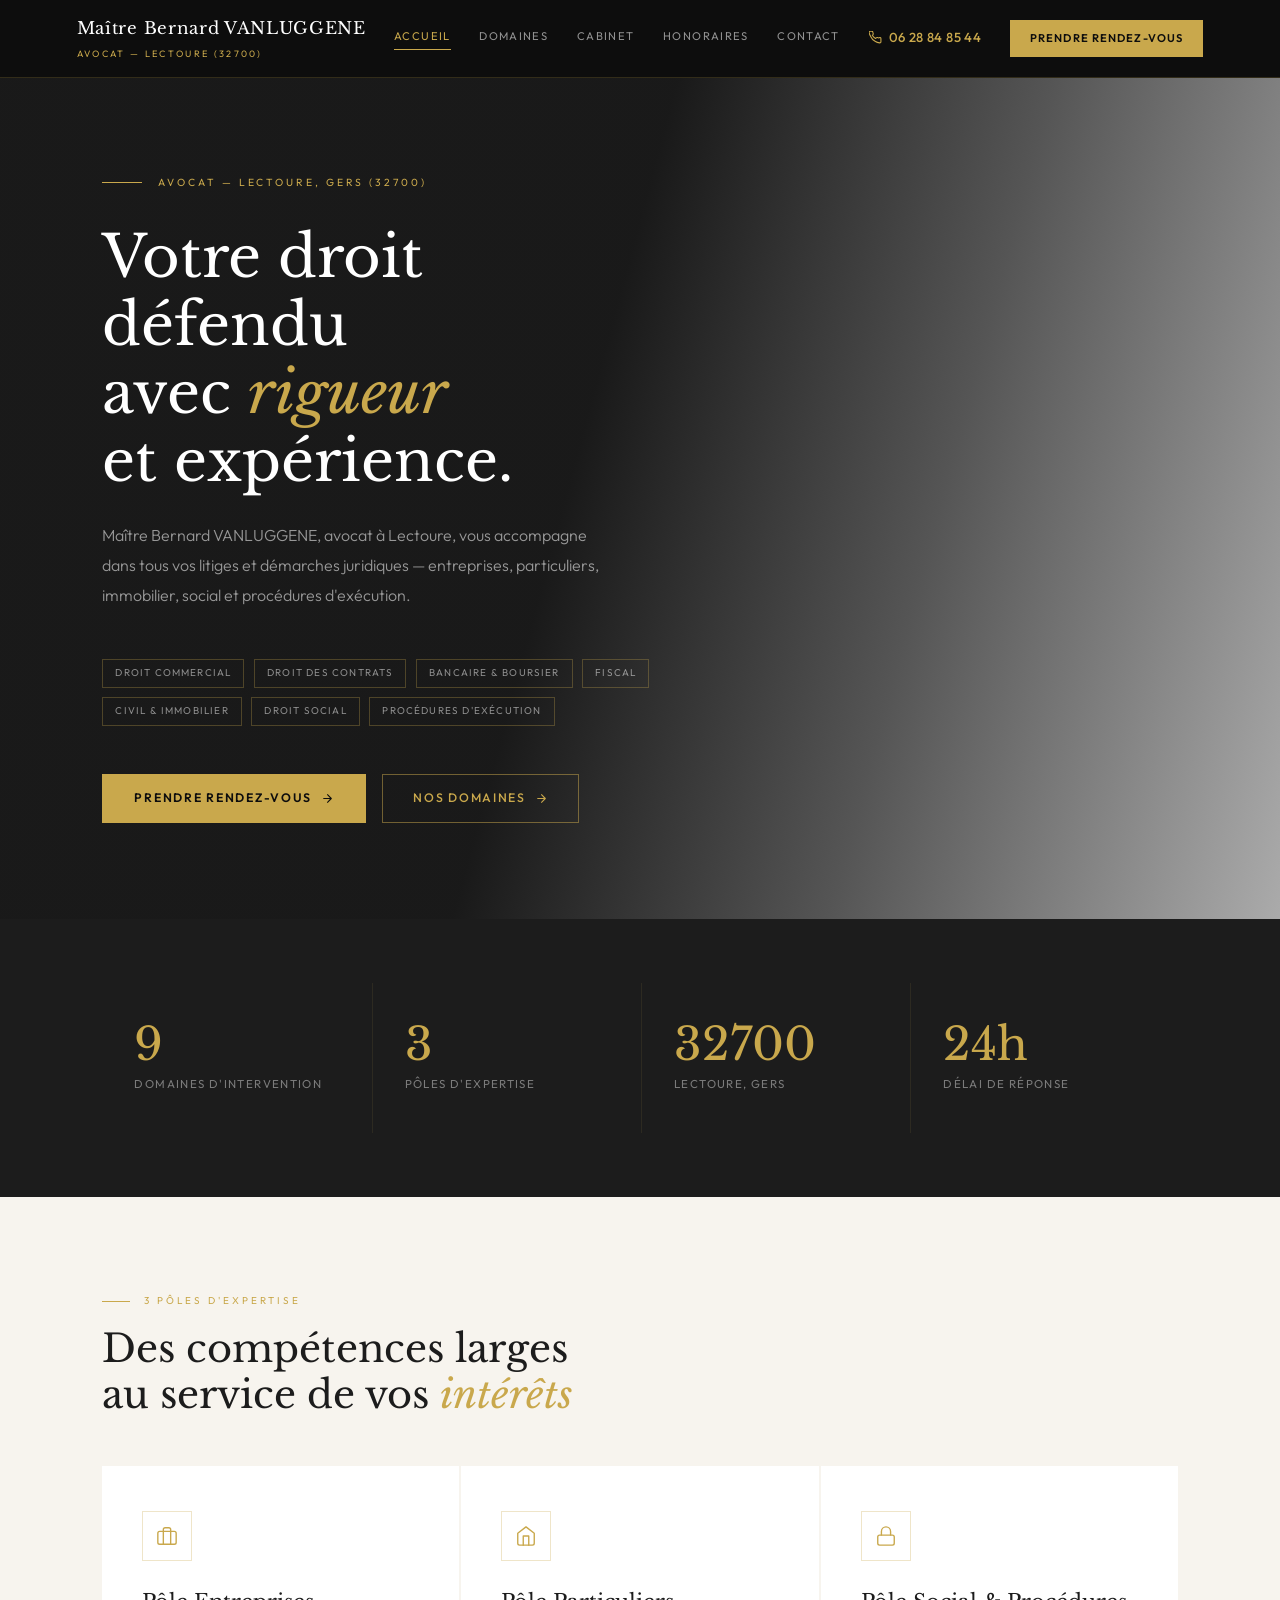
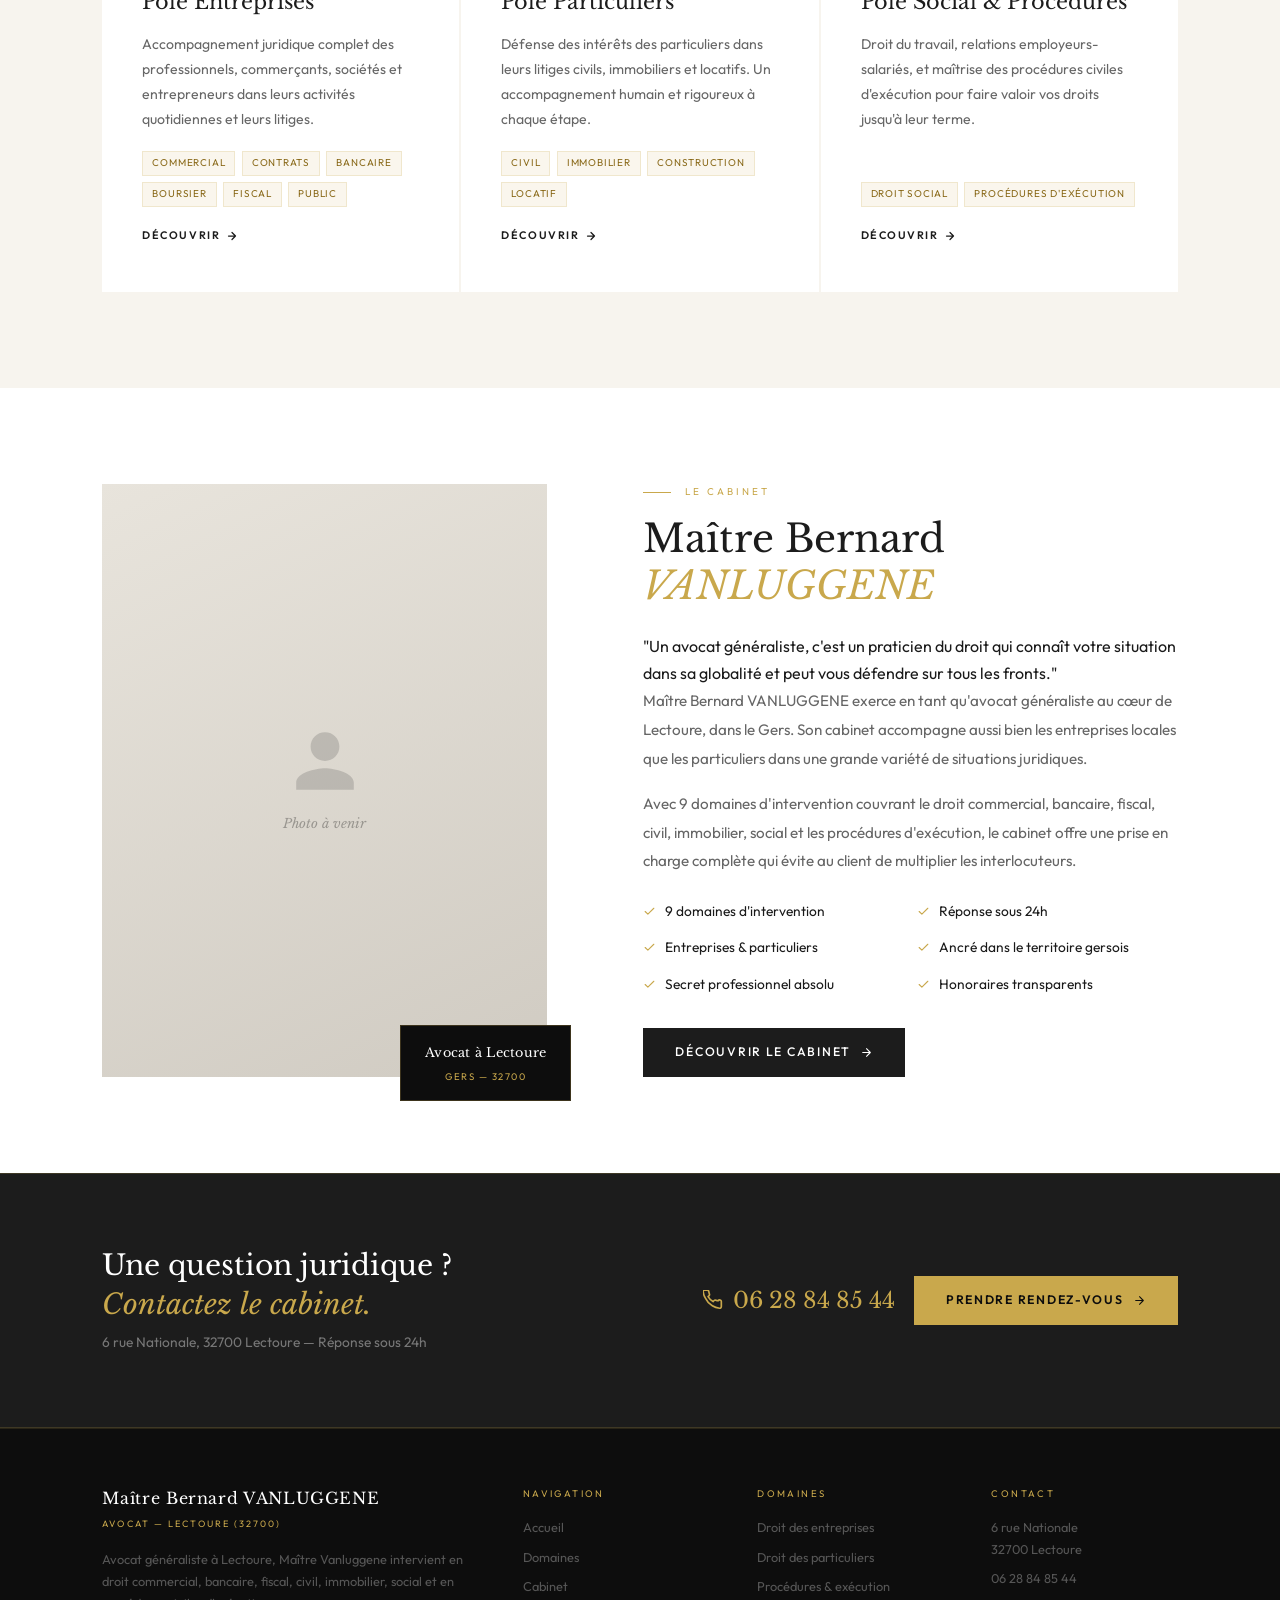
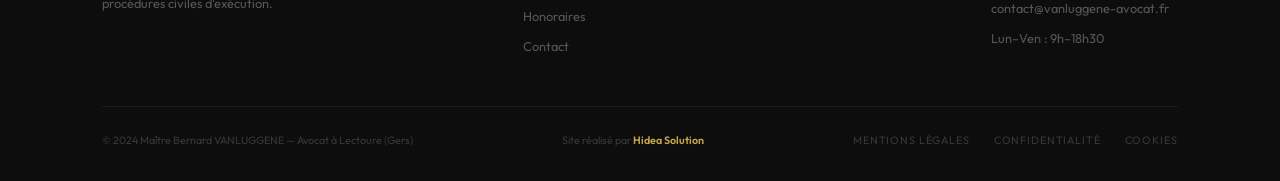
<file: index.html>
<!DOCTYPE html>
<html lang="fr">
<head>
<meta charset="UTF-8"><meta name="viewport" content="width=device-width, initial-scale=1.0">
<title>Maître Bernard VANLUGGENE – Avocat Lectoure (32700) | Droit Commercial, Civil, Social</title>
<meta name="description" content="Maître Bernard VANLUGGENE, avocat à Lectoure (32700 Gers). Droit commercial, contrats, bancaire, fiscal, civil, immobilier, social, procédures d'exécution.">
<link rel="stylesheet" href="style.css">
<style>
.hero-bg {
  background-image: url('https://images.unsplash.com/photo-1450101499163-c8848c66ca85?w=1600&q=85&auto=format&fit=crop');
  background-position: center 40%;
}
.poles { background: var(--creme); }
.poles-grid { display: grid; grid-template-columns: repeat(3,1fr); gap: 2px; margin-top: 3rem; }
.pc {
  background: var(--blanc); padding: 2.8rem 2.5rem;
  text-decoration: none; color: inherit; display: flex; flex-direction: column;
  border-bottom: 2px solid transparent; transition: all .28s;
}
.pc:hover { background: var(--anthracite); border-bottom-color: var(--or); transform: translateY(-2px); }
.pc:hover .ic-box { border-color: rgba(201,168,76,.5); }
.pc:hover .ic-box svg { stroke: var(--or-light); }
.pc:hover .pc-t { color: var(--blanc); }
.pc:hover .pc-d { color: rgba(255,255,255,.5); }
.pc:hover .pc-tags span { background: rgba(255,255,255,.08); color: rgba(255,255,255,.45); }
.pc:hover .pc-l { color: var(--or); }
.pc-t { font-family: var(--fd); font-size: 1.3rem; color: var(--anthracite); margin-bottom: .7rem; transition: color .25s; font-weight: 400; }
.pc-d { font-size: .88rem; color: var(--doux); line-height: 1.78; flex: 1; margin-bottom: 1.2rem; transition: color .25s; }
.pc-tags { display: flex; flex-wrap: wrap; gap: .4rem; margin-bottom: 1.2rem; }
.pc-tags span { font-size: .62rem; letter-spacing: .08em; text-transform: uppercase; padding: 3px 9px; background: var(--or-pale); color: #8a6a1a; border: 1px solid rgba(201,168,76,.2); transition: all .25s; }
.pc-l { font-size: .68rem; letter-spacing: .14em; text-transform: uppercase; color: var(--anthracite); font-weight: 600; display: flex; align-items: center; gap: 6px; transition: color .25s; }
.pc-l svg { width: 12px; height: 12px; stroke: currentColor; fill: none; stroke-linecap: round; stroke-linejoin: round; stroke-width: 2.5; }
.ap-section { background: var(--blanc); }
.ap-grid { display: grid; grid-template-columns: 1fr 1.2fr; gap: 6rem; align-items: center; }
.ap-frame { position: relative; }
.ap-img { width: 100%; aspect-ratio: 3/4; background: linear-gradient(155deg,#e8e4dc,#d0cbc2); display: flex; align-items: center; justify-content: center; flex-direction: column; gap: 1rem; }
.ap-img svg { opacity: .2; }
.ap-img-note { font-style: italic; color: rgba(0,0,0,.3); font-size: .82rem; font-family: var(--fd); text-align: center; padding: 0 2rem; }
.ap-filet { position: absolute; top: 2rem; left: 2rem; right: -2rem; bottom: -2rem; border: 1px solid rgba(201,168,76,.35); z-index: -1; }
.ap-badge { position: absolute; bottom: -1.5rem; right: -1.5rem; background: var(--noir); border: 1px solid rgba(201,168,76,.25); padding: 1rem 1.5rem; text-align: center; }
.ab-t { font-family: var(--fd); font-size: .8rem; color: var(--blanc); display: block; letter-spacing: .02em; }
.ab-s { font-size: .6rem; color: var(--or); text-transform: uppercase; letter-spacing: .16em; margin-top: 4px; display: block; }
.ap-right blockquote { font-family: var(--fd); font-style: italic; font-size: 1.3rem; color: var(--anthracite); border-left: 2px solid var(--or); padding-left: 1.5rem; margin: 2rem 0; line-height: 1.65; font-weight: 400; }
.ap-p { color: var(--doux); line-height: 1.9; margin-bottom: 1rem; font-size: .95rem; }
.ap-vals { display: grid; grid-template-columns: 1fr 1fr; gap: .8rem; margin-top: 1.5rem; }
.av { display: flex; align-items: flex-start; gap: 9px; }
.av svg { width: 13px; height: 13px; stroke: var(--or); stroke-width: 2; fill: none; stroke-linecap: round; stroke-linejoin: round; flex-shrink: 0; margin-top: 5px; }
.av span { font-size: .86rem; color: var(--texte); }
.chiffres { background: var(--anthracite); padding: 4rem 8%; display: grid; grid-template-columns: repeat(4,1fr); gap: 2px; }
.chiffre { padding: 2.5rem 2rem; border-left: 1px solid rgba(201,168,76,.1); }
.chiffre:first-child { border-left: none; }
.ch-nb { font-family: var(--fd); font-size: 2.8rem; color: var(--or); line-height: 1; font-weight: 400; }
.ch-lbl { font-size: .72rem; color: rgba(255,255,255,.42); text-transform: uppercase; letter-spacing: .12em; margin-top: 6px; }
@media(max-width:1040px){
  .poles-grid{grid-template-columns:1fr;}
  .ap-grid{grid-template-columns:1fr;gap:3rem;}
  .ap-filet{display:none;}
  .ap-badge{position:static;display:inline-block;margin-top:1rem;}
  .chiffres{grid-template-columns:1fr 1fr;}
  .ap-vals{grid-template-columns:1fr;}
}
@media(max-width:640px){ .chiffres{grid-template-columns:1fr;} }
</style>
</head>
<body>
<header>
  <a href="index.html" class="logo">
    <span class="logo-t">Maître Bernard VANLUGGENE</span>
    <span class="logo-s">Avocat — Lectoure (32700)</span>
  </a>
  <button class="burger" id="burger-btn" aria-label="Ouvrir le menu" aria-expanded="false"><span></span><span></span><span></span></button>
  <nav id="nav">
    <a href="index.html" class='active'>Accueil</a>
    <a href="domaines.html" >Domaines</a>
    <a href="cabinet.html" >Cabinet</a>
    <a href="honoraires.html" >Honoraires</a>
    <a href="contact.html" >Contact</a>
    <a href="tel:+33628848544" class="nav-tel"><svg viewBox="0 0 24 24" fill="none" stroke-width="2" stroke-linecap="round" stroke-linejoin="round"><path d="M22 16.92v3a2 2 0 01-2.18 2 19.79 19.79 0 01-8.63-3.07A19.5 19.5 0 013.07 10a19.79 19.79 0 01-3.07-8.67A2 2 0 012 .18h3a2 2 0 012 1.72 12.84 12.84 0 00.7 2.81 2 2 0 01-.45 2.11L6.09 7.91a16 16 0 006 6l1.27-1.27a2 2 0 012.11-.45 12.84 12.84 0 002.81.7A2 2 0 0122 14v2.92z"/></svg>06 28 84 85 44</a>
    <a href="contact.html" class="nav-cta">Prendre rendez-vous</a>
  </nav>
</header>

<section class="hero" style="padding:0">
  <div class="hero-bg"></div>
  <div class="hero-overlay"></div>
  <div class="hero-inner">
    <div class="hero-ligne"><div class="hero-ligne-bar"></div><span class="hero-ligne-txt">Avocat — Lectoure, Gers (32700)</span></div>
    <h1>Votre droit défendu<br>avec <em>rigueur</em><br>et expérience.</h1>
    <p class="hero-sub">Maître Bernard VANLUGGENE, avocat à Lectoure, vous accompagne dans tous vos litiges et démarches juridiques — entreprises, particuliers, immobilier, social et procédures d'exécution.</p>
    <div class="hero-specs">
      <span class="spec-tag">Droit commercial</span>
      <span class="spec-tag">Droit des contrats</span>
      <span class="spec-tag">Bancaire &amp; boursier</span>
      <span class="spec-tag">Fiscal</span>
      <span class="spec-tag">Civil &amp; immobilier</span>
      <span class="spec-tag">Droit social</span>
      <span class="spec-tag">Procédures d'exécution</span>
    </div>
    <div class="hero-btns">
      <a href="contact.html" class="btn-or">Prendre rendez-vous <svg viewBox="0 0 24 24" fill="none" stroke-width="2" stroke-linecap="round" stroke-linejoin="round"><path d="M5 12h14M12 5l7 7-7 7"/></svg></a>
      <a href="domaines.html" class="btn-ghost-or">Nos domaines <svg viewBox="0 0 24 24" fill="none" stroke-width="2" stroke-linecap="round" stroke-linejoin="round"><path d="M5 12h14M12 5l7 7-7 7"/></svg></a>
    </div>
  </div>
</section>

<div class="chiffres">
  <div class="chiffre reveal"><div class="ch-nb">9</div><div class="ch-lbl">Domaines d'intervention</div></div>
  <div class="chiffre reveal"><div class="ch-nb">3</div><div class="ch-lbl">Pôles d'expertise</div></div>
  <div class="chiffre reveal"><div class="ch-nb">32700</div><div class="ch-lbl">Lectoure, Gers</div></div>
  <div class="chiffre reveal"><div class="ch-nb">24h</div><div class="ch-lbl">Délai de réponse</div></div>
</div>

<section class="poles">
  <p class="s-lbl">3 pôles d'expertise</p>
  <h2 class="s-t">Des compétences larges<br>au service de vos <em>intérêts</em></h2>
  <div class="poles-grid">
    <a href="domaines.html#entreprises" class="pc reveal">
      <div class="ic-box"><svg viewBox="0 0 24 24"><rect x="2" y="7" width="20" height="14" rx="2"/><path d="M16 21V5a2 2 0 00-2-2h-4a2 2 0 00-2 2v16"/></svg></div>
      <h3 class="pc-t">Pôle Entreprises</h3>
      <p class="pc-d">Accompagnement juridique complet des professionnels, commerçants, sociétés et entrepreneurs dans leurs activités quotidiennes et leurs litiges.</p>
      <div class="pc-tags">
        <span>Commercial</span><span>Contrats</span><span>Bancaire</span><span>Boursier</span><span>Fiscal</span><span>Public</span>
      </div>
      <span class="pc-l">Découvrir <svg viewBox="0 0 24 24"><path d="M5 12h14M12 5l7 7-7 7" stroke-width="2.5"/></svg></span>
    </a>
    <a href="domaines.html#particuliers" class="pc reveal">
      <div class="ic-box"><svg viewBox="0 0 24 24"><path d="M3 9l9-7 9 7v11a2 2 0 01-2 2H5a2 2 0 01-2-2z"/><polyline points="9 22 9 12 15 12 15 22"/></svg></div>
      <h3 class="pc-t">Pôle Particuliers</h3>
      <p class="pc-d">Défense des intérêts des particuliers dans leurs litiges civils, immobiliers et locatifs. Un accompagnement humain et rigoureux à chaque étape.</p>
      <div class="pc-tags">
        <span>Civil</span><span>Immobilier</span><span>Construction</span><span>Locatif</span>
      </div>
      <span class="pc-l">Découvrir <svg viewBox="0 0 24 24"><path d="M5 12h14M12 5l7 7-7 7" stroke-width="2.5"/></svg></span>
    </a>
    <a href="domaines.html#procedures" class="pc reveal">
      <div class="ic-box"><svg viewBox="0 0 24 24"><rect x="3" y="11" width="18" height="11" rx="2"/><path d="M7 11V7a5 5 0 0110 0v4"/></svg></div>
      <h3 class="pc-t">Pôle Social &amp; Procédures</h3>
      <p class="pc-d">Droit du travail, relations employeurs-salariés, et maîtrise des procédures civiles d'exécution pour faire valoir vos droits jusqu'à leur terme.</p>
      <div class="pc-tags">
        <span>Droit social</span><span>Procédures d'exécution</span>
      </div>
      <span class="pc-l">Découvrir <svg viewBox="0 0 24 24"><path d="M5 12h14M12 5l7 7-7 7" stroke-width="2.5"/></svg></span>
    </a>
  </div>
</section>

<section class="ap-section">
  <div class="ap-grid">
    <div class="ap-frame">
      <div class="ap-img">
        <svg width="72" height="72" viewBox="0 0 24 24" fill="var(--gris-md)"><path d="M12 12c2.7 0 4.8-2.1 4.8-4.8S14.7 2.4 12 2.4 7.2 4.5 7.2 7.2 9.3 12 12 12zm0 2.4c-3.2 0-9.6 1.6-9.6 4.8v2.4h19.2v-2.4c0-3.2-6.4-4.8-9.6-4.8z"/></svg>
        <p class="ap-img-note">Photo à venir</p>
      </div>
      <div class="ap-filet"></div>
      <div class="ap-badge"><span class="ab-t">Avocat à Lectoure</span><span class="ab-s">Gers — 32700</span></div>
    </div>
    <div class="reveal">
      <p class="s-lbl">Le Cabinet</p>
      <h2 class="s-t">Maître Bernard<br><em>VANLUGGENE</em></h2>
      <blockquote>"Un avocat généraliste, c'est un praticien du droit qui connaît votre situation dans sa globalité et peut vous défendre sur tous les fronts."</blockquote>
      <p class="ap-p">Maître Bernard VANLUGGENE exerce en tant qu'avocat généraliste au cœur de Lectoure, dans le Gers. Son cabinet accompagne aussi bien les entreprises locales que les particuliers dans une grande variété de situations juridiques.</p>
      <p class="ap-p">Avec 9 domaines d'intervention couvrant le droit commercial, bancaire, fiscal, civil, immobilier, social et les procédures d'exécution, le cabinet offre une prise en charge complète qui évite au client de multiplier les interlocuteurs.</p>
      <div class="ap-vals">
        <div class="av"><svg viewBox="0 0 24 24"><polyline points="20 6 9 17 4 12"/></svg><span>9 domaines d'intervention</span></div>
        <div class="av"><svg viewBox="0 0 24 24"><polyline points="20 6 9 17 4 12"/></svg><span>Réponse sous 24h</span></div>
        <div class="av"><svg viewBox="0 0 24 24"><polyline points="20 6 9 17 4 12"/></svg><span>Entreprises &amp; particuliers</span></div>
        <div class="av"><svg viewBox="0 0 24 24"><polyline points="20 6 9 17 4 12"/></svg><span>Ancré dans le territoire gersois</span></div>
        <div class="av"><svg viewBox="0 0 24 24"><polyline points="20 6 9 17 4 12"/></svg><span>Secret professionnel absolu</span></div>
        <div class="av"><svg viewBox="0 0 24 24"><polyline points="20 6 9 17 4 12"/></svg><span>Honoraires transparents</span></div>
      </div>
      <a href="cabinet.html" class="btn-noir" style="margin-top:2rem">Découvrir le cabinet <svg viewBox="0 0 24 24" fill="none" stroke-width="2" stroke-linecap="round" stroke-linejoin="round"><path d="M5 12h14M12 5l7 7-7 7"/></svg></a>
    </div>
  </div>
</section>

<div class="cta-band">
  <div>
    <p class="cta-band-t">Une question juridique ?<br><em>Contactez le cabinet.</em></p>
    <p class="cta-band-sub">6 rue Nationale, 32700 Lectoure — Réponse sous 24h</p>
  </div>
  <div class="cta-band-a">
    <a href="tel:+33628848544" class="tel-big"><svg viewBox="0 0 24 24" fill="none" stroke-width="2" stroke-linecap="round" stroke-linejoin="round"><path d="M22 16.92v3a2 2 0 01-2.18 2 19.79 19.79 0 01-8.63-3.07A19.5 19.5 0 013.07 10a19.79 19.79 0 01-3.07-8.67A2 2 0 012 .18h3a2 2 0 012 1.72 12.84 12.84 0 00.7 2.81 2 2 0 01-.45 2.11L6.09 7.91a16 16 0 006 6l1.27-1.27a2 2 0 012.11-.45 12.84 12.84 0 002.81.7A2 2 0 0122 14v2.92z"/></svg>06 28 84 85 44</a>
    <a href="contact.html" class="btn-or">Prendre rendez-vous <svg viewBox="0 0 24 24" fill="none" stroke-width="2" stroke-linecap="round" stroke-linejoin="round"><path d="M5 12h14M12 5l7 7-7 7"/></svg></a>
  </div>
</div>
<footer>
  <div class="footer-top">
    <div class="footer-brand">
      <span class="logo-t">Maître Bernard VANLUGGENE</span>
      <span class="logo-s">Avocat — Lectoure (32700)</span>
      <p>Avocat généraliste à Lectoure, Maître Vanluggene intervient en droit commercial, bancaire, fiscal, civil, immobilier, social et en procédures civiles d'exécution.</p>
    </div>
    <div class="footer-col"><h4>Navigation</h4>
      <a href="index.html">Accueil</a>
      <a href="domaines.html">Domaines</a>
      <a href="cabinet.html">Cabinet</a>
      <a href="honoraires.html">Honoraires</a>
      <a href="contact.html">Contact</a>
    </div>
    <div class="footer-col"><h4>Domaines</h4>
      <a href="domaines.html#entreprises">Droit des entreprises</a>
      <a href="domaines.html#particuliers">Droit des particuliers</a>
      <a href="domaines.html#procedures">Procédures &amp; exécution</a>
    </div>
    <div class="footer-col"><h4>Contact</h4>
      <p>6 rue Nationale<br>32700 Lectoure</p>
      <a href="tel:+33628848544">06 28 84 85 44</a>
      <a href="mailto:contact@vanluggene-avocat.fr">contact@vanluggene-avocat.fr</a>
      <p style="margin-top:.5rem">Lun–Ven : 9h–18h30</p>
    </div>
  </div>
  <div class="footer-bottom">
    <div class="footer-copy">© 2024 Maître Bernard VANLUGGENE — Avocat à Lectoure (Gers)</div>
    <div class="footer-powered">Site réalisé par <a href="https://www.hidea-solution.fr" target="_blank" rel="noopener">Hidea Solution</a></div>
    <div class="footer-legal"><a href="#">Mentions légales</a><a href="#">Confidentialité</a><a href="#">Cookies</a></div>
  </div>
</footer><script src="main.js"></script>
</body></html>
</file>
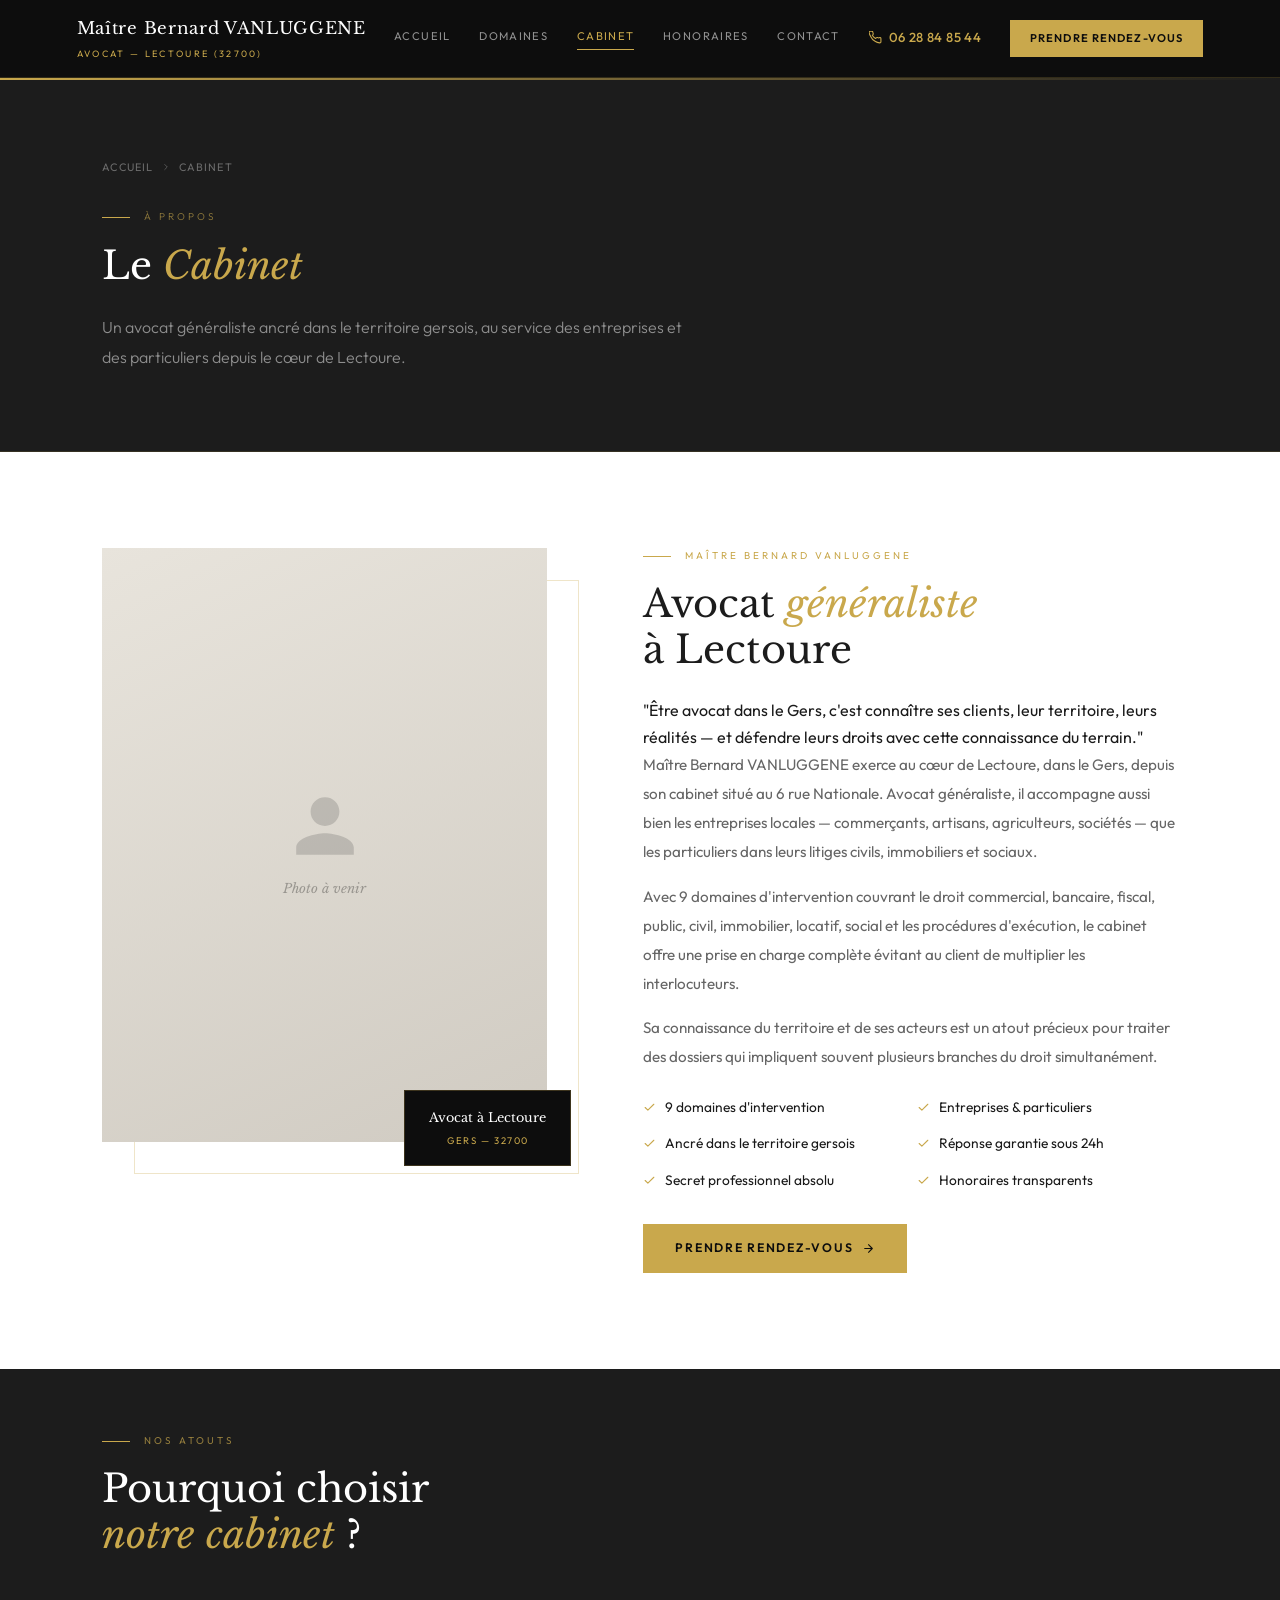
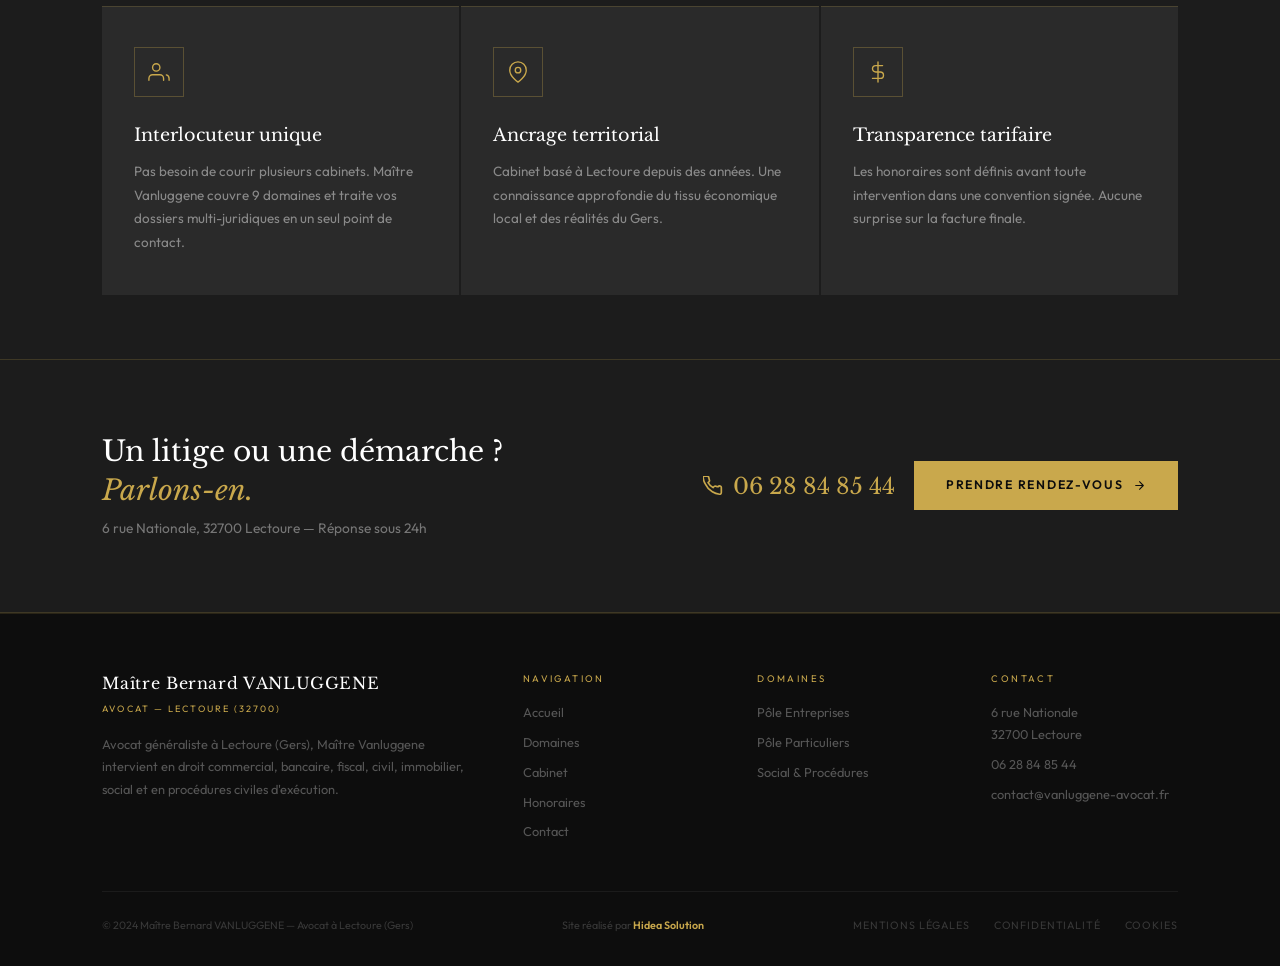
<file: cabinet.html>
<!DOCTYPE html>
<html lang="fr">
<head>
<meta charset="UTF-8"><meta name="viewport" content="width=device-width, initial-scale=1.0">
<title>Le Cabinet — Maître Bernard VANLUGGENE, Avocat Lectoure (32700)</title>
<meta name="description" content="Maître Bernard VANLUGGENE, avocat généraliste à Lectoure (Gers). Cabinet au 6 rue Nationale, 32700 Lectoure.">
<link rel="stylesheet" href="style.css">
<style>
.cab-grid { display: grid; grid-template-columns: 1fr 1.2fr; gap: 6rem; align-items: start; }
.cab-frame { position: relative; }
.cab-img { width: 100%; aspect-ratio: 3/4; background: linear-gradient(155deg,#e8e4dc,#d0cbc2); display: flex; align-items: center; justify-content: center; flex-direction: column; gap: 1rem; }
.cab-img svg { opacity: .2; }
.cab-img-note { font-style: italic; color: rgba(0,0,0,.3); font-size: .82rem; font-family: var(--fd); text-align: center; padding: 0 2rem; }
.cab-filet { position: absolute; top: 2rem; left: 2rem; right: -2rem; bottom: -2rem; border: 1px solid rgba(201,168,76,.3); z-index: -1; }
.cab-badge { position: absolute; bottom: -1.5rem; right: -1.5rem; background: var(--noir); border: 1px solid rgba(201,168,76,.25); padding: 1rem 1.5rem; text-align: center; }
.cb-t { font-family: var(--fd); font-size: .8rem; color: var(--blanc); display: block; }
.cb-s { font-size: .6rem; color: var(--or); text-transform: uppercase; letter-spacing: .16em; margin-top: 4px; display: block; }
.cab-right blockquote { font-family: var(--fd); font-style: italic; font-size: 1.3rem; color: var(--anthracite); border-left: 2px solid var(--or); padding-left: 1.5rem; margin: 2rem 0; line-height: 1.65; font-weight: 400; }
.cab-p { color: var(--doux); line-height: 1.9; margin-bottom: 1rem; font-size: .95rem; }
.cab-vals { display: grid; grid-template-columns: 1fr 1fr; gap: .8rem; margin-top: 1.5rem; }
.cv { display: flex; align-items: flex-start; gap: 9px; }
.cv svg { width: 13px; height: 13px; stroke: var(--or); stroke-width: 2; fill: none; stroke-linecap: round; stroke-linejoin: round; flex-shrink: 0; margin-top: 5px; }
.cv span { font-size: .86rem; color: var(--texte); }
.atouts { background: var(--anthracite); padding: 4rem 8%; }
.atouts-grid { display: grid; grid-template-columns: repeat(3,1fr); gap: 2px; margin-top: 3rem; }
.at { background: var(--gris-dk); padding: 2.5rem 2rem; border-top: 1px solid rgba(201,168,76,.2); transition: border-color .25s; }
.at:hover { border-top-color: var(--or); }
.at h3 { font-family: var(--fd); font-size: 1.1rem; color: var(--blanc); margin: 1rem 0 .6rem; font-weight: 400; }
.at p { font-size: .84rem; color: rgba(255,255,255,.45); line-height: 1.75; }
@media(max-width:1040px){ .cab-grid{grid-template-columns:1fr;gap:3rem;} .cab-filet{display:none;} .cab-badge{position:static;display:inline-block;margin-top:1rem;} .atouts-grid{grid-template-columns:1fr 1fr;} .cab-vals{grid-template-columns:1fr;} }
@media(max-width:640px){ .atouts-grid{grid-template-columns:1fr;} }
</style>
</head><body>
<header>
  <a href="index.html" class="logo"><span class="logo-t">Maître Bernard VANLUGGENE</span><span class="logo-s">Avocat — Lectoure (32700)</span></a>
  <button class="burger" id="burger-btn" aria-label="Ouvrir le menu" aria-expanded="false"><span></span><span></span><span></span></button>
  <nav id="nav"><a href="index.html" >Accueil</a>
    <a href="domaines.html" >Domaines</a>
    <a href="cabinet.html" class='active'>Cabinet</a>
    <a href="honoraires.html" >Honoraires</a>
    <a href="contact.html" >Contact</a>
    <a href="tel:+33628848544" class="nav-tel"><svg viewBox="0 0 24 24" fill="none" stroke-width="2" stroke-linecap="round" stroke-linejoin="round"><path d="M22 16.92v3a2 2 0 01-2.18 2 19.79 19.79 0 01-8.63-3.07A19.5 19.5 0 013.07 10a19.79 19.79 0 01-3.07-8.67A2 2 0 012 .18h3a2 2 0 012 1.72 12.84 12.84 0 00.7 2.81 2 2 0 01-.45 2.11L6.09 7.91a16 16 0 006 6l1.27-1.27a2 2 0 012.11-.45 12.84 12.84 0 002.81.7A2 2 0 0122 14v2.92z"/></svg>06 28 84 85 44</a>
    <a href="contact.html" class="nav-cta">Prendre rendez-vous</a>
  </nav>
</header>
<div class="page-hero"><div class="breadcrumb"><a href="index.html">Accueil</a><svg viewBox="0 0 24 24" fill="none" stroke-width="2" stroke-linecap="round" stroke-linejoin="round"><polyline points="9 18 15 12 9 6"/></svg><span>Cabinet</span></div><p class="s-lbl">À propos</p><h1 class="s-t">Le <em>Cabinet</em></h1><p>Un avocat généraliste ancré dans le territoire gersois, au service des entreprises et des particuliers depuis le cœur de Lectoure.</p></div>
<section>
  <div class="cab-grid">
    <div class="cab-frame">
      <div class="cab-img">
        <svg width="72" height="72" viewBox="0 0 24 24" fill="var(--gris-md)"><path d="M12 12c2.7 0 4.8-2.1 4.8-4.8S14.7 2.4 12 2.4 7.2 4.5 7.2 7.2 9.3 12 12 12zm0 2.4c-3.2 0-9.6 1.6-9.6 4.8v2.4h19.2v-2.4c0-3.2-6.4-4.8-9.6-4.8z"/></svg>
        <p class="cab-img-note">Photo à venir</p>
      </div>
      <div class="cab-filet"></div>
      <div class="cab-badge"><span class="cb-t">Avocat à Lectoure</span><span class="cb-s">Gers — 32700</span></div>
    </div>
    <div class="reveal">
      <p class="s-lbl">Maître Bernard VANLUGGENE</p>
      <h2 class="s-t">Avocat <em>généraliste</em><br>à Lectoure</h2>
      <blockquote>"Être avocat dans le Gers, c'est connaître ses clients, leur territoire, leurs réalités — et défendre leurs droits avec cette connaissance du terrain."</blockquote>
      <p class="cab-p">Maître Bernard VANLUGGENE exerce au cœur de Lectoure, dans le Gers, depuis son cabinet situé au 6 rue Nationale. Avocat généraliste, il accompagne aussi bien les entreprises locales — commerçants, artisans, agriculteurs, sociétés — que les particuliers dans leurs litiges civils, immobiliers et sociaux.</p>
      <p class="cab-p">Avec 9 domaines d'intervention couvrant le droit commercial, bancaire, fiscal, public, civil, immobilier, locatif, social et les procédures d'exécution, le cabinet offre une prise en charge complète évitant au client de multiplier les interlocuteurs.</p>
      <p class="cab-p">Sa connaissance du territoire et de ses acteurs est un atout précieux pour traiter des dossiers qui impliquent souvent plusieurs branches du droit simultanément.</p>
      <div class="cab-vals">
        <div class="cv"><svg viewBox="0 0 24 24"><polyline points="20 6 9 17 4 12"/></svg><span>9 domaines d'intervention</span></div>
        <div class="cv"><svg viewBox="0 0 24 24"><polyline points="20 6 9 17 4 12"/></svg><span>Entreprises &amp; particuliers</span></div>
        <div class="cv"><svg viewBox="0 0 24 24"><polyline points="20 6 9 17 4 12"/></svg><span>Ancré dans le territoire gersois</span></div>
        <div class="cv"><svg viewBox="0 0 24 24"><polyline points="20 6 9 17 4 12"/></svg><span>Réponse garantie sous 24h</span></div>
        <div class="cv"><svg viewBox="0 0 24 24"><polyline points="20 6 9 17 4 12"/></svg><span>Secret professionnel absolu</span></div>
        <div class="cv"><svg viewBox="0 0 24 24"><polyline points="20 6 9 17 4 12"/></svg><span>Honoraires transparents</span></div>
      </div>
      <a href="contact.html" class="btn-or" style="margin-top:2rem">Prendre rendez-vous <svg viewBox="0 0 24 24" fill="none" stroke-width="2" stroke-linecap="round" stroke-linejoin="round"><path d="M5 12h14M12 5l7 7-7 7"/></svg></a>
    </div>
  </div>
</section>
<div class="atouts">
  <p class="s-lbl" style="color:rgba(201,168,76,.7)">Nos atouts</p>
  <h2 class="s-t s-t-blanc">Pourquoi choisir<br><em>notre cabinet</em> ?</h2>
  <div class="atouts-grid">
    <div class="at reveal"><div class="ic-box"><svg viewBox="0 0 24 24"><path d="M17 21v-2a4 4 0 00-4-4H5a4 4 0 00-4 4v2"/><circle cx="9" cy="7" r="4"/><path d="M23 21v-2a4 4 0 00-3-3.87"/></svg></div><h3>Interlocuteur unique</h3><p>Pas besoin de courir plusieurs cabinets. Maître Vanluggene couvre 9 domaines et traite vos dossiers multi-juridiques en un seul point de contact.</p></div>
    <div class="at reveal"><div class="ic-box"><svg viewBox="0 0 24 24"><path d="M21 10c0 7-9 13-9 13s-9-6-9-13a9 9 0 0118 0z"/><circle cx="12" cy="10" r="3"/></svg></div><h3>Ancrage territorial</h3><p>Cabinet basé à Lectoure depuis des années. Une connaissance approfondie du tissu économique local et des réalités du Gers.</p></div>
    <div class="at reveal"><div class="ic-box"><svg viewBox="0 0 24 24"><line x1="12" y1="1" x2="12" y2="23"/><path d="M17 5H9.5a3.5 3.5 0 100 7h5a3.5 3.5 0 010 7H6"/></svg></div><h3>Transparence tarifaire</h3><p>Les honoraires sont définis avant toute intervention dans une convention signée. Aucune surprise sur la facture finale.</p></div>
  </div>
</div>
<div class="cta-band"><div><p class="cta-band-t">Un litige ou une démarche ?<br><em>Parlons-en.</em></p><p class="cta-band-sub">6 rue Nationale, 32700 Lectoure — Réponse sous 24h</p></div><div class="cta-band-a"><a href="tel:+33628848544" class="tel-big"><svg viewBox="0 0 24 24" fill="none" stroke-width="2" stroke-linecap="round" stroke-linejoin="round"><path d="M22 16.92v3a2 2 0 01-2.18 2 19.79 19.79 0 01-8.63-3.07A19.5 19.5 0 013.07 10a19.79 19.79 0 01-3.07-8.67A2 2 0 012 .18h3a2 2 0 012 1.72 12.84 12.84 0 00.7 2.81 2 2 0 01-.45 2.11L6.09 7.91a16 16 0 006 6l1.27-1.27a2 2 0 012.11-.45 12.84 12.84 0 002.81.7A2 2 0 0122 14v2.92z"/></svg>06 28 84 85 44</a><a href="contact.html" class="btn-or">Prendre rendez-vous <svg viewBox="0 0 24 24" fill="none" stroke-width="2" stroke-linecap="round" stroke-linejoin="round"><path d="M5 12h14M12 5l7 7-7 7"/></svg></a></div></div>
<footer>
  <div class="footer-top">
    <div class="footer-brand"><span class="logo-t">Maître Bernard VANLUGGENE</span><span class="logo-s">Avocat — Lectoure (32700)</span><p>Avocat généraliste à Lectoure (Gers), Maître Vanluggene intervient en droit commercial, bancaire, fiscal, civil, immobilier, social et en procédures civiles d'exécution.</p></div>
    <div class="footer-col"><h4>Navigation</h4><a href="index.html">Accueil</a><a href="domaines.html">Domaines</a><a href="cabinet.html">Cabinet</a><a href="honoraires.html">Honoraires</a><a href="contact.html">Contact</a></div>
    <div class="footer-col"><h4>Domaines</h4><a href="domaines.html#entreprises">Pôle Entreprises</a><a href="domaines.html#particuliers">Pôle Particuliers</a><a href="domaines.html#procedures">Social &amp; Procédures</a></div>
    <div class="footer-col"><h4>Contact</h4><p>6 rue Nationale<br>32700 Lectoure</p><a href="tel:+33628848544">06 28 84 85 44</a><a href="mailto:contact@vanluggene-avocat.fr">contact@vanluggene-avocat.fr</a></div>
  </div>
  <div class="footer-bottom">
    <div class="footer-copy">© 2024 Maître Bernard VANLUGGENE — Avocat à Lectoure (Gers)</div>
    <div class="footer-powered">Site réalisé par <a href="https://www.hidea-solution.fr" target="_blank" rel="noopener">Hidea Solution</a></div>
    <div class="footer-legal"><a href="#">Mentions légales</a><a href="#">Confidentialité</a><a href="#">Cookies</a></div>
  </div>
</footer><script src="main.js"></script>
</body></html>
</file>
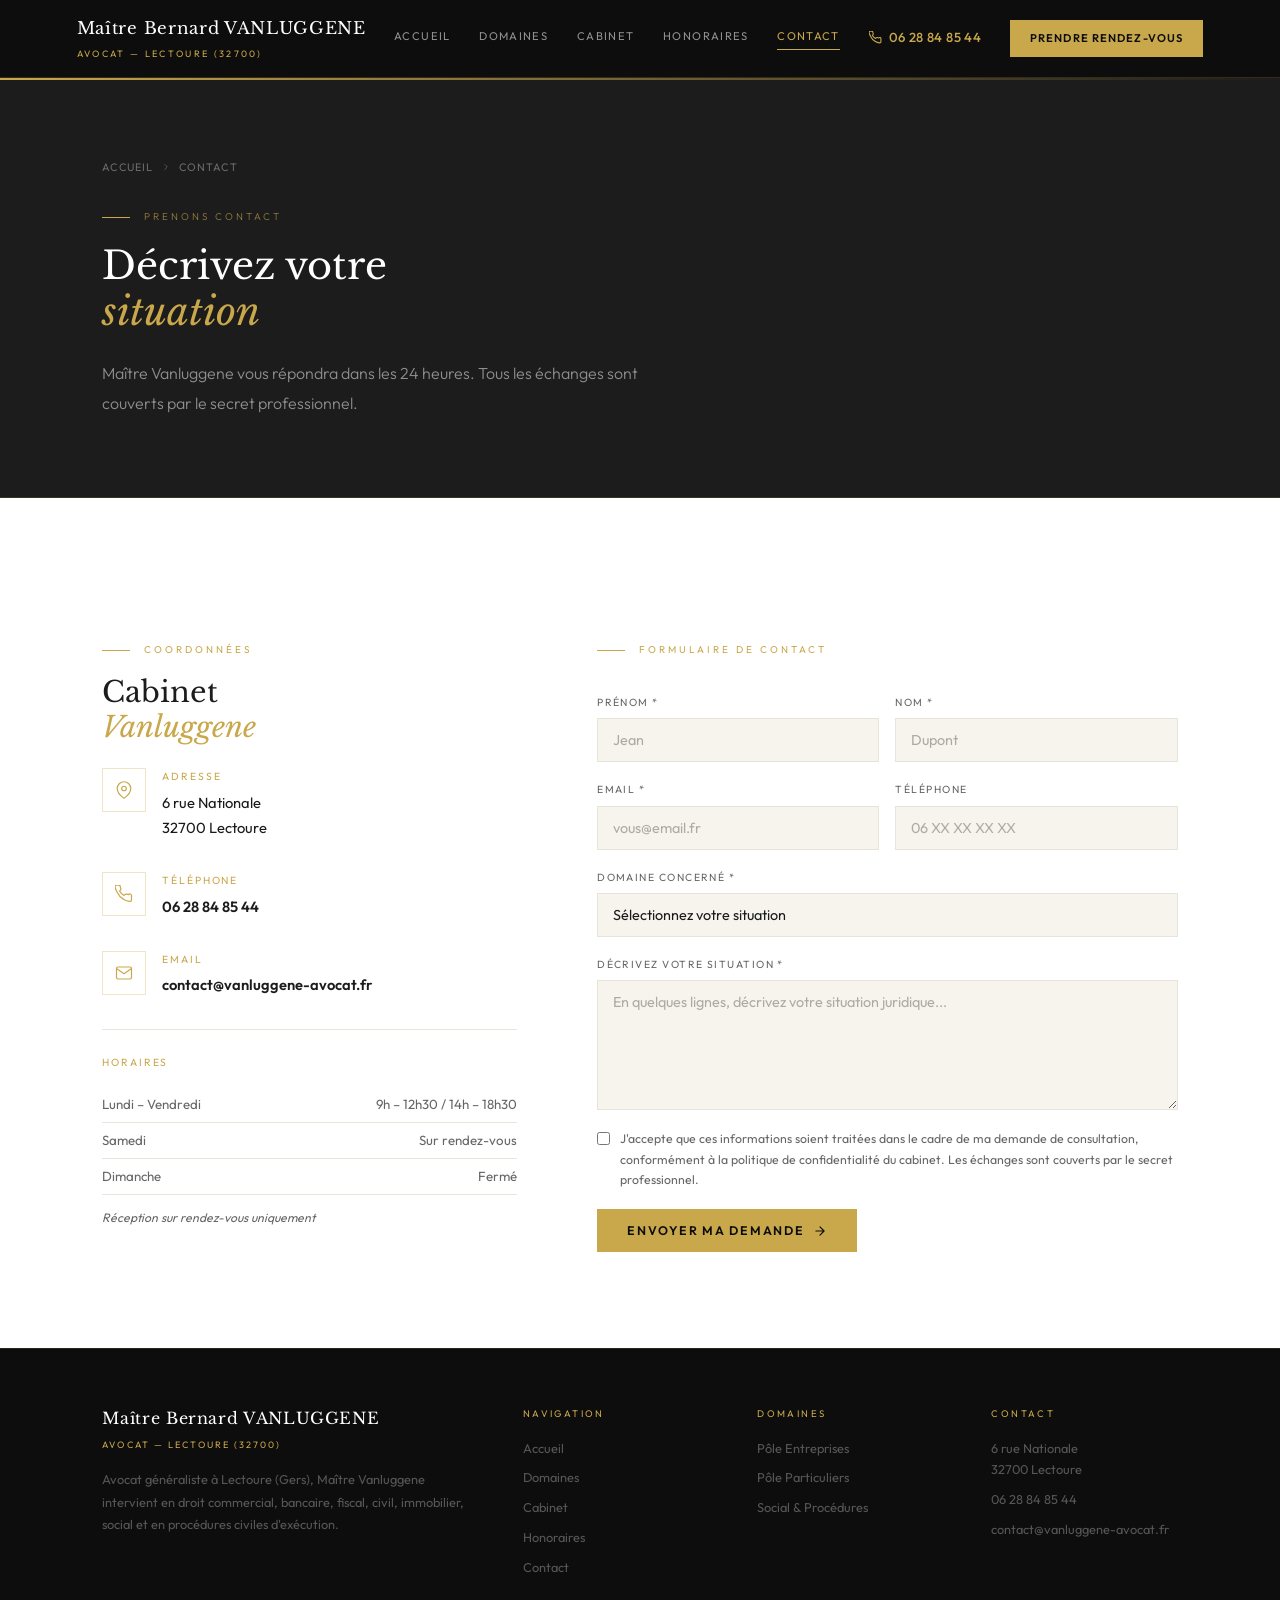
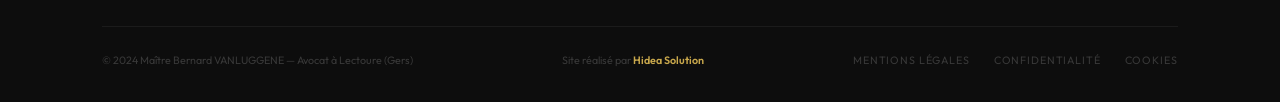
<file: contact.html>
<!DOCTYPE html>
<html lang="fr">
<head>
<meta charset="UTF-8"><meta name="viewport" content="width=device-width, initial-scale=1.0">
<title>Contact — Maître Bernard VANLUGGENE, 6 rue Nationale Lectoure</title>
<meta name="description" content="Contactez Maître Bernard VANLUGGENE, avocat au 6 rue Nationale, 32700 Lectoure (Gers). Tél : 06 28 84 85 44.">
<link rel="stylesheet" href="style.css">
<style>
.ct-grid { display: grid; grid-template-columns: 1fr 1.4fr; gap: 5rem; margin-top: 3rem; }
.ci { display: flex; gap: 1rem; margin-bottom: 2rem; align-items: flex-start; }
.ci-ic { width: 44px; height: 44px; flex-shrink: 0; border: 1px solid rgba(201,168,76,.3); display: flex; align-items: center; justify-content: center; }
.ci-ic svg { width: 18px; height: 18px; stroke: var(--or); stroke-width: 1.6; fill: none; stroke-linecap: round; stroke-linejoin: round; }
.ci-l { font-size: .65rem; text-transform: uppercase; letter-spacing: .18em; color: var(--or); margin-bottom: 4px; font-weight: 400; }
.ci-v { font-size: .92rem; color: var(--texte); }
.ci-v a { color: var(--anthracite); text-decoration: none; font-weight: 600; }
.ci-v a:hover { color: var(--or); }
.hrs { border-top: 1px solid var(--bordure); padding-top: 1.5rem; margin-top: 1.5rem; }
.hr-t { font-size: .65rem; text-transform: uppercase; letter-spacing: .18em; color: var(--or); margin-bottom: .9rem; }
.hr-l { display: flex; justify-content: space-between; font-size: .83rem; color: var(--doux); padding: .4rem 0; border-bottom: 1px solid var(--bordure); }
.cf { display: flex; flex-direction: column; gap: 1.2rem; }
.f-row { display: grid; grid-template-columns: 1fr 1fr; gap: 1rem; }
.fg { display: flex; flex-direction: column; gap: .4rem; }
.fl { font-size: .65rem; text-transform: uppercase; letter-spacing: .14em; color: var(--doux); font-weight: 400; }
.fi, .fs, .ft { background: var(--creme); border: 1px solid var(--bordure); color: var(--texte); padding: 12px 15px; font-family: var(--fb); font-size: .9rem; outline: none; transition: border-color .2s; width: 100%; appearance: none; }
.fi::placeholder, .ft::placeholder { color: rgba(0,0,0,.3); }
.fi:focus, .fs:focus, .ft:focus { border-color: var(--or); }
.ft { resize: vertical; min-height: 130px; }
.f-rgpd { display: flex; align-items: flex-start; gap: 10px; font-size: .77rem; color: var(--doux); line-height: 1.65; }
.f-rgpd input { margin-top: 3px; flex-shrink: 0; accent-color: var(--or); }
.btn-submit { background: var(--or); color: var(--noir); border: none; padding: 14px 30px; font-family: var(--fb); font-size: .78rem; font-weight: 600; letter-spacing: .14em; text-transform: uppercase; cursor: pointer; align-self: flex-start; display: flex; align-items: center; gap: 8px; transition: background .2s, transform .2s; }
.btn-submit svg { width: 14px; height: 14px; stroke: var(--noir); fill: none; stroke-linecap: round; stroke-linejoin: round; stroke-width: 2; }
.btn-submit:hover { background: var(--or-light); transform: translateY(-1px); }
#form-success { display: none; color: #2a7a4b; font-size: .9rem; font-style: italic; margin-top: .5rem; padding: .8rem 1rem; background: #e8f5ed; border-left: 2px solid #2a7a4b; }
@media(max-width:1040px){ .ct-grid{grid-template-columns:1fr;} .f-row{grid-template-columns:1fr;} }
</style>
</head><body>
<header>
  <a href="index.html" class="logo"><span class="logo-t">Maître Bernard VANLUGGENE</span><span class="logo-s">Avocat — Lectoure (32700)</span></a>
  <button class="burger" id="burger-btn" aria-label="Ouvrir le menu" aria-expanded="false"><span></span><span></span><span></span></button>
  <nav id="nav"><a href="index.html" >Accueil</a>
    <a href="domaines.html" >Domaines</a>
    <a href="cabinet.html" >Cabinet</a>
    <a href="honoraires.html" >Honoraires</a>
    <a href="contact.html" class='active'>Contact</a>
    <a href="tel:+33628848544" class="nav-tel"><svg viewBox="0 0 24 24" fill="none" stroke-width="2" stroke-linecap="round" stroke-linejoin="round"><path d="M22 16.92v3a2 2 0 01-2.18 2 19.79 19.79 0 01-8.63-3.07A19.5 19.5 0 013.07 10a19.79 19.79 0 01-3.07-8.67A2 2 0 012 .18h3a2 2 0 012 1.72 12.84 12.84 0 00.7 2.81 2 2 0 01-.45 2.11L6.09 7.91a16 16 0 006 6l1.27-1.27a2 2 0 012.11-.45 12.84 12.84 0 002.81.7A2 2 0 0122 14v2.92z"/></svg>06 28 84 85 44</a>
    <a href="contact.html" class="nav-cta">Prendre rendez-vous</a>
  </nav>
</header>
<div class="page-hero"><div class="breadcrumb"><a href="index.html">Accueil</a><svg viewBox="0 0 24 24" fill="none" stroke-width="2" stroke-linecap="round" stroke-linejoin="round"><polyline points="9 18 15 12 9 6"/></svg><span>Contact</span></div><p class="s-lbl">Prenons contact</p><h1 class="s-t">Décrivez votre<br><em>situation</em></h1><p>Maître Vanluggene vous répondra dans les 24 heures. Tous les échanges sont couverts par le secret professionnel.</p></div>
<section>
  <div class="ct-grid">
    <div class="reveal">
      <p class="s-lbl">Coordonnées</p>
      <h2 class="s-t" style="font-size:1.8rem">Cabinet<br><em>Vanluggene</em></h2>
      <div class="ci"><div class="ci-ic"><svg viewBox="0 0 24 24"><path d="M21 10c0 7-9 13-9 13s-9-6-9-13a9 9 0 0118 0z"/><circle cx="12" cy="10" r="3"/></svg></div><div><div class="ci-l">Adresse</div><div class="ci-v">6 rue Nationale<br>32700 Lectoure</div></div></div>
      <div class="ci"><div class="ci-ic"><svg viewBox="0 0 24 24"><path d="M22 16.92v3a2 2 0 01-2.18 2 19.79 19.79 0 01-8.63-3.07A19.5 19.5 0 013.07 10a19.79 19.79 0 01-3.07-8.67A2 2 0 012 .18h3a2 2 0 012 1.72 12.84 12.84 0 00.7 2.81 2 2 0 01-.45 2.11L6.09 7.91a16 16 0 006 6l1.27-1.27a2 2 0 012.11-.45 12.84 12.84 0 002.81.7A2 2 0 0122 14v2.92z"/></svg></div><div><div class="ci-l">Téléphone</div><div class="ci-v"><a href="tel:+33628848544">06 28 84 85 44</a></div></div></div>
      <div class="ci"><div class="ci-ic"><svg viewBox="0 0 24 24"><path d="M4 4h16c1.1 0 2 .9 2 2v12c0 1.1-.9 2-2 2H4c-1.1 0-2-.9-2-2V6c0-1.1.9-2 2-2z"/><polyline points="22,6 12,13 2,6"/></svg></div><div><div class="ci-l">Email</div><div class="ci-v"><a href="mailto:contact@vanluggene-avocat.fr">contact@vanluggene-avocat.fr</a></div></div></div>
      <div class="hrs">
        <div class="hr-t">Horaires</div>
        <div class="hr-l"><span>Lundi – Vendredi</span><span>9h – 12h30 / 14h – 18h30</span></div>
        <div class="hr-l"><span>Samedi</span><span>Sur rendez-vous</span></div>
        <div class="hr-l"><span>Dimanche</span><span>Fermé</span></div>
        <p style="font-size:.76rem;color:var(--doux);font-style:italic;margin-top:.8rem;">Réception sur rendez-vous uniquement</p>
      </div>
    </div>
    <form class="cf reveal" id="form-contact" novalidate>
      <p class="s-lbl">Formulaire de contact</p>
      <div class="f-row">
        <div class="fg"><label class="fl" for="prenom">Prénom *</label><input class="fi" type="text" id="prenom" placeholder="Jean" required></div>
        <div class="fg"><label class="fl" for="nom">Nom *</label><input class="fi" type="text" id="nom" placeholder="Dupont" required></div>
      </div>
      <div class="f-row">
        <div class="fg"><label class="fl" for="email">Email *</label><input class="fi" type="email" id="email" placeholder="vous@email.fr" required></div>
        <div class="fg"><label class="fl" for="tel">Téléphone</label><input class="fi" type="tel" id="tel" placeholder="06 XX XX XX XX"></div>
      </div>
      <div class="fg">
        <label class="fl" for="domaine">Domaine concerné *</label>
        <select class="fs" id="domaine" required>
          <option value="" disabled selected>Sélectionnez votre situation</option>
          <option>Droit commercial</option>
          <option>Droit des contrats</option>
          <option>Droit bancaire et boursier</option>
          <option>Droit fiscal</option>
          <option>Droit public</option>
          <option>Droit civil</option>
          <option>Droit immobilier et construction</option>
          <option>Droit locatif</option>
          <option>Droit social</option>
          <option>Procédures civiles d'exécution</option>
          <option>Autre situation</option>
        </select>
      </div>
      <div class="fg"><label class="fl" for="message">Décrivez votre situation *</label><textarea class="ft" id="message" placeholder="En quelques lignes, décrivez votre situation juridique..." required></textarea></div>
      <label class="f-rgpd"><input type="checkbox" id="rgpd" required>J'accepte que ces informations soient traitées dans le cadre de ma demande de consultation, conformément à la politique de confidentialité du cabinet. Les échanges sont couverts par le secret professionnel.</label>
      <button type="submit" class="btn-submit">Envoyer ma demande <svg viewBox="0 0 24 24" fill="none" stroke-width="2" stroke-linecap="round" stroke-linejoin="round"><path d="M5 12h14M12 5l7 7-7 7"/></svg></button>
      <div id="form-success">Votre message a bien été envoyé. Maître Vanluggene vous répondra dans les 24h.</div>
    </form>
  </div>
</section>
<footer>
  <div class="footer-top">
    <div class="footer-brand"><span class="logo-t">Maître Bernard VANLUGGENE</span><span class="logo-s">Avocat — Lectoure (32700)</span><p>Avocat généraliste à Lectoure (Gers), Maître Vanluggene intervient en droit commercial, bancaire, fiscal, civil, immobilier, social et en procédures civiles d'exécution.</p></div>
    <div class="footer-col"><h4>Navigation</h4><a href="index.html">Accueil</a><a href="domaines.html">Domaines</a><a href="cabinet.html">Cabinet</a><a href="honoraires.html">Honoraires</a><a href="contact.html">Contact</a></div>
    <div class="footer-col"><h4>Domaines</h4><a href="domaines.html#entreprises">Pôle Entreprises</a><a href="domaines.html#particuliers">Pôle Particuliers</a><a href="domaines.html#procedures">Social &amp; Procédures</a></div>
    <div class="footer-col"><h4>Contact</h4><p>6 rue Nationale<br>32700 Lectoure</p><a href="tel:+33628848544">06 28 84 85 44</a><a href="mailto:contact@vanluggene-avocat.fr">contact@vanluggene-avocat.fr</a></div>
  </div>
  <div class="footer-bottom">
    <div class="footer-copy">© 2024 Maître Bernard VANLUGGENE — Avocat à Lectoure (Gers)</div>
    <div class="footer-powered">Site réalisé par <a href="https://www.hidea-solution.fr" target="_blank" rel="noopener">Hidea Solution</a></div>
    <div class="footer-legal"><a href="#">Mentions légales</a><a href="#">Confidentialité</a><a href="#">Cookies</a></div>
  </div>
</footer><script src="main.js"></script>
</body></html>
</file>
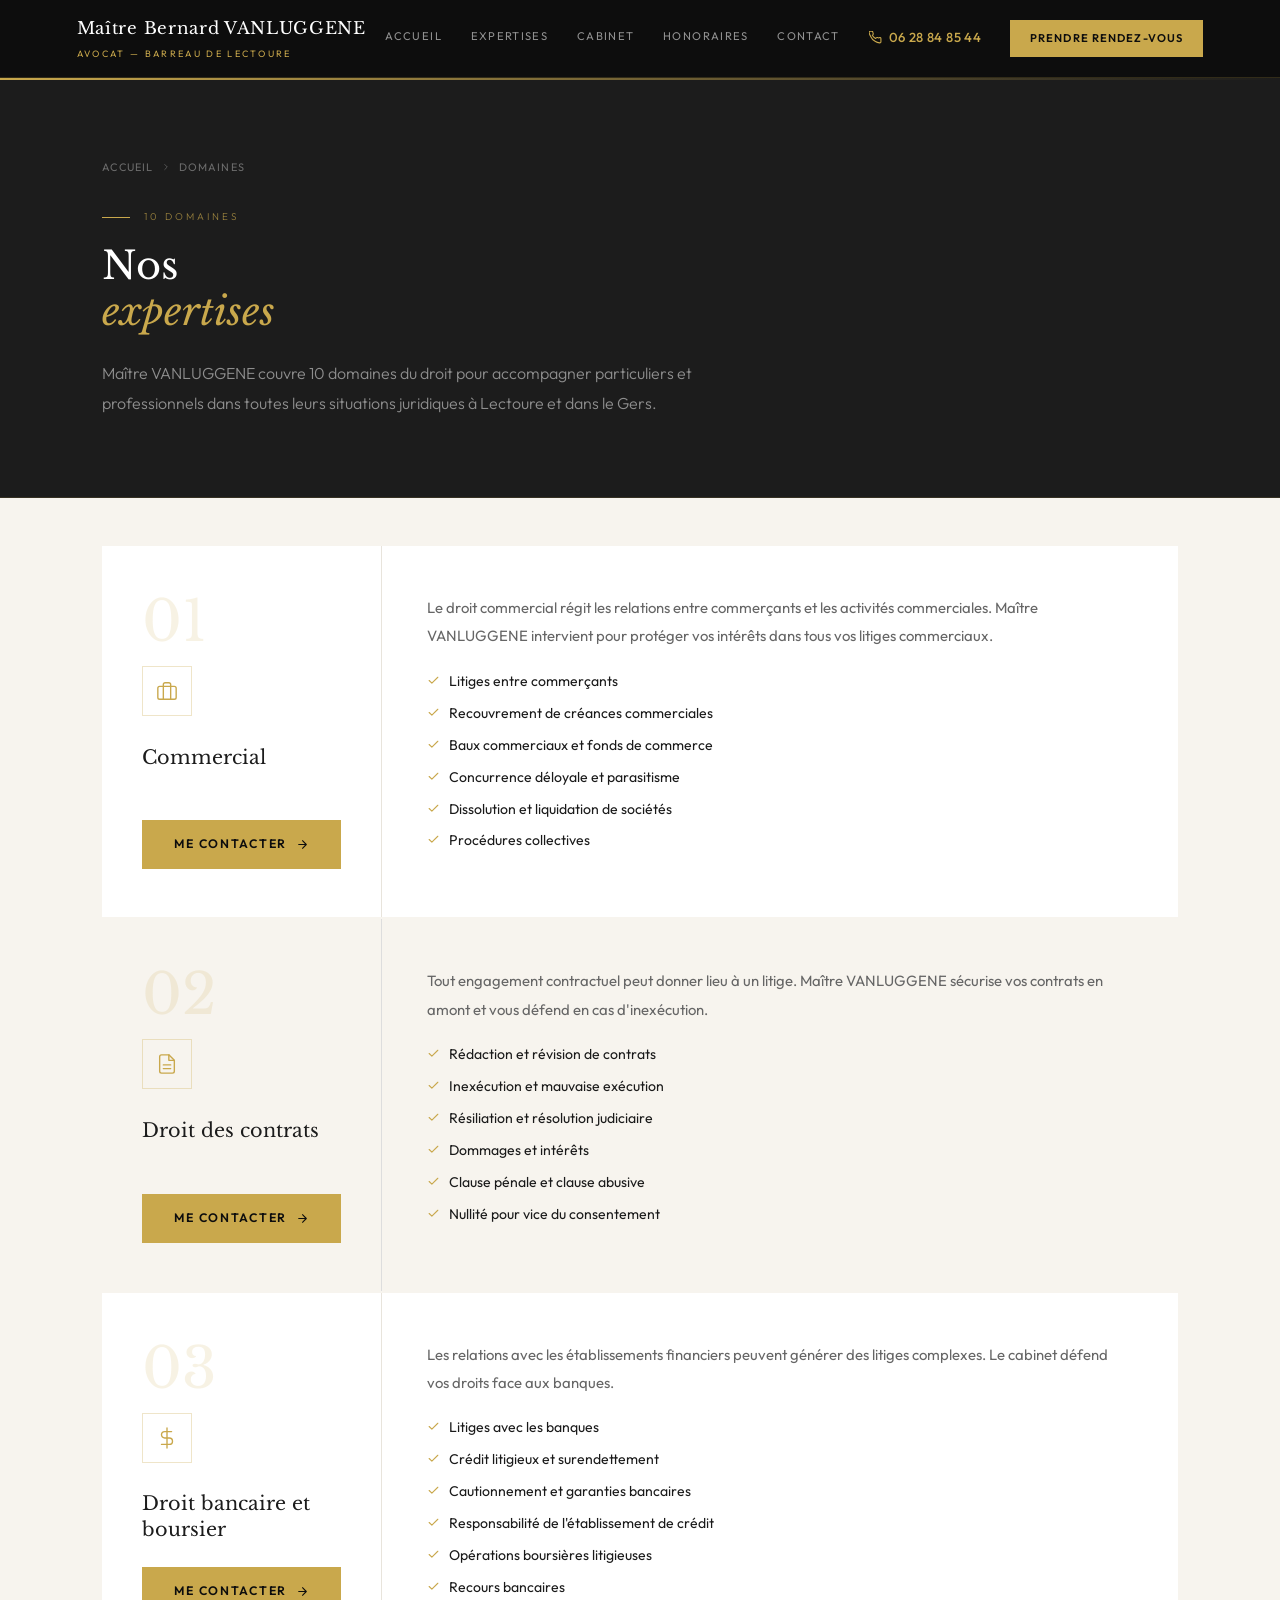
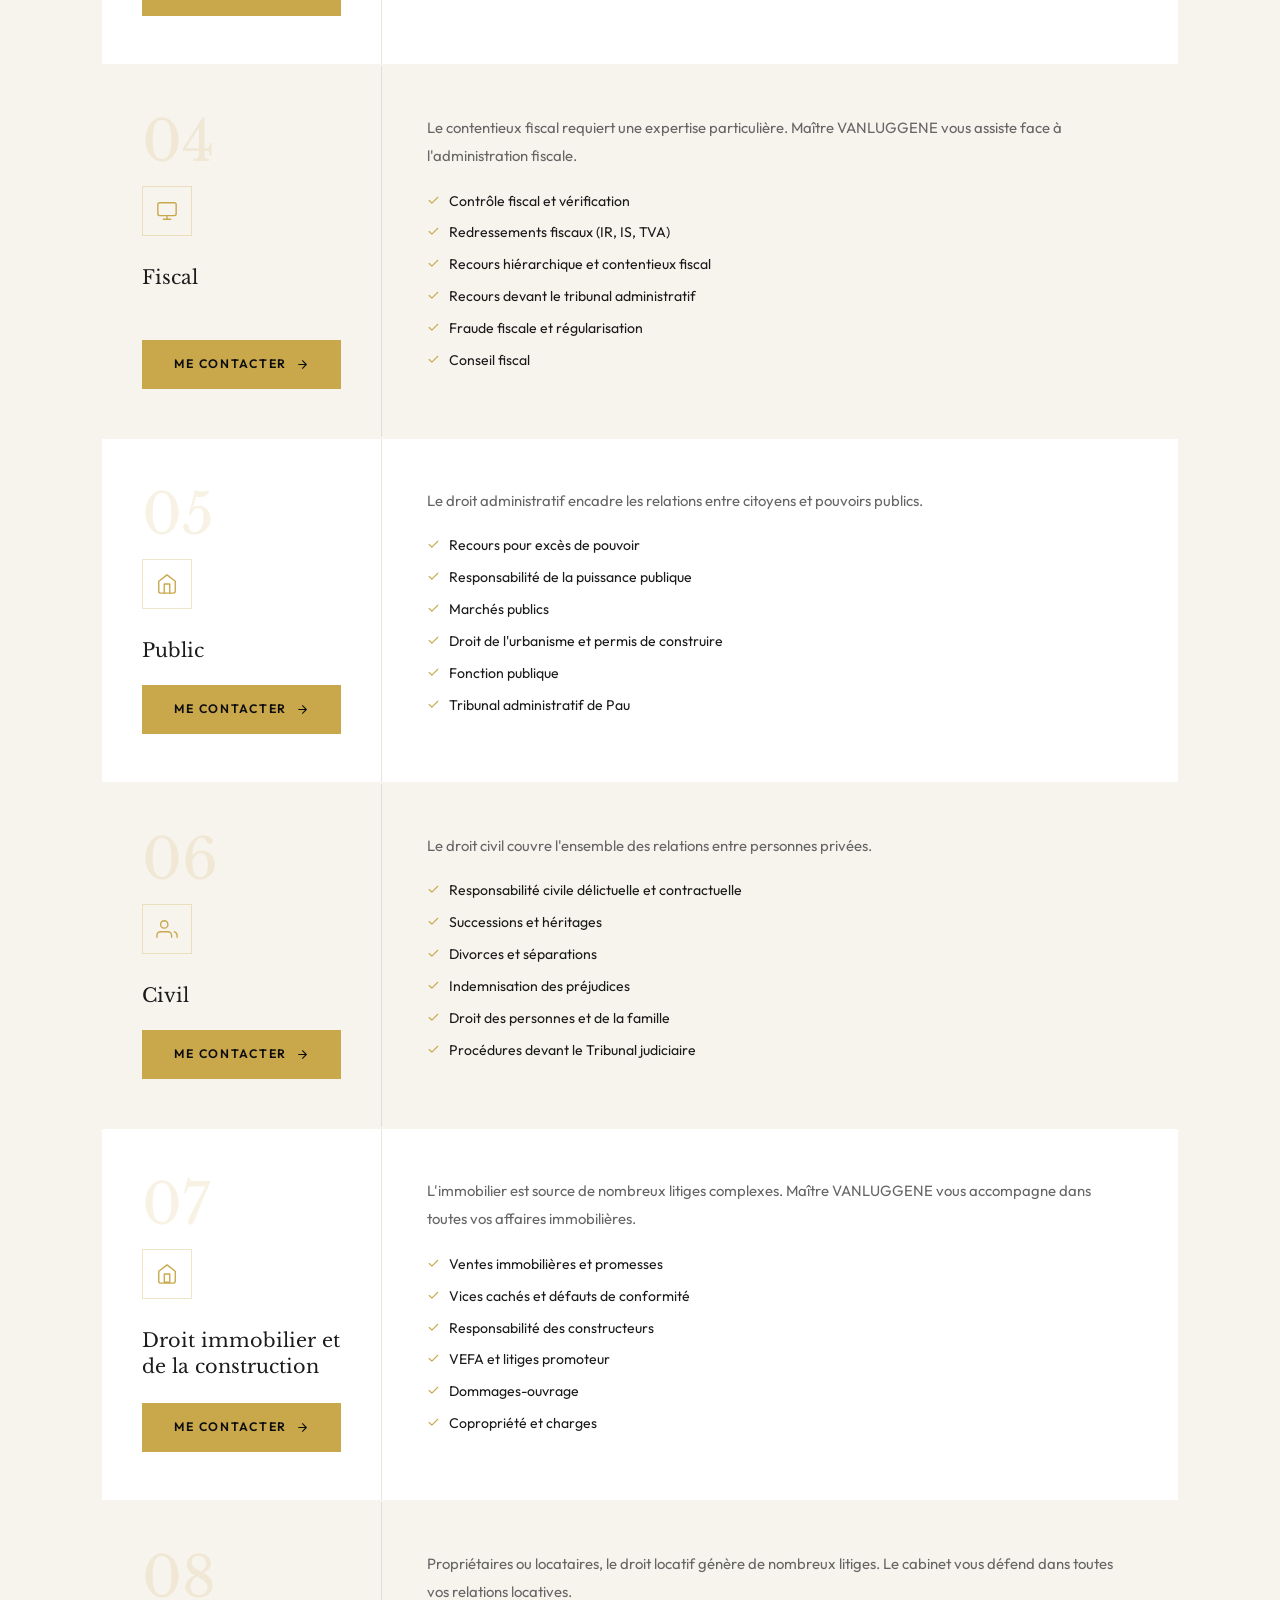
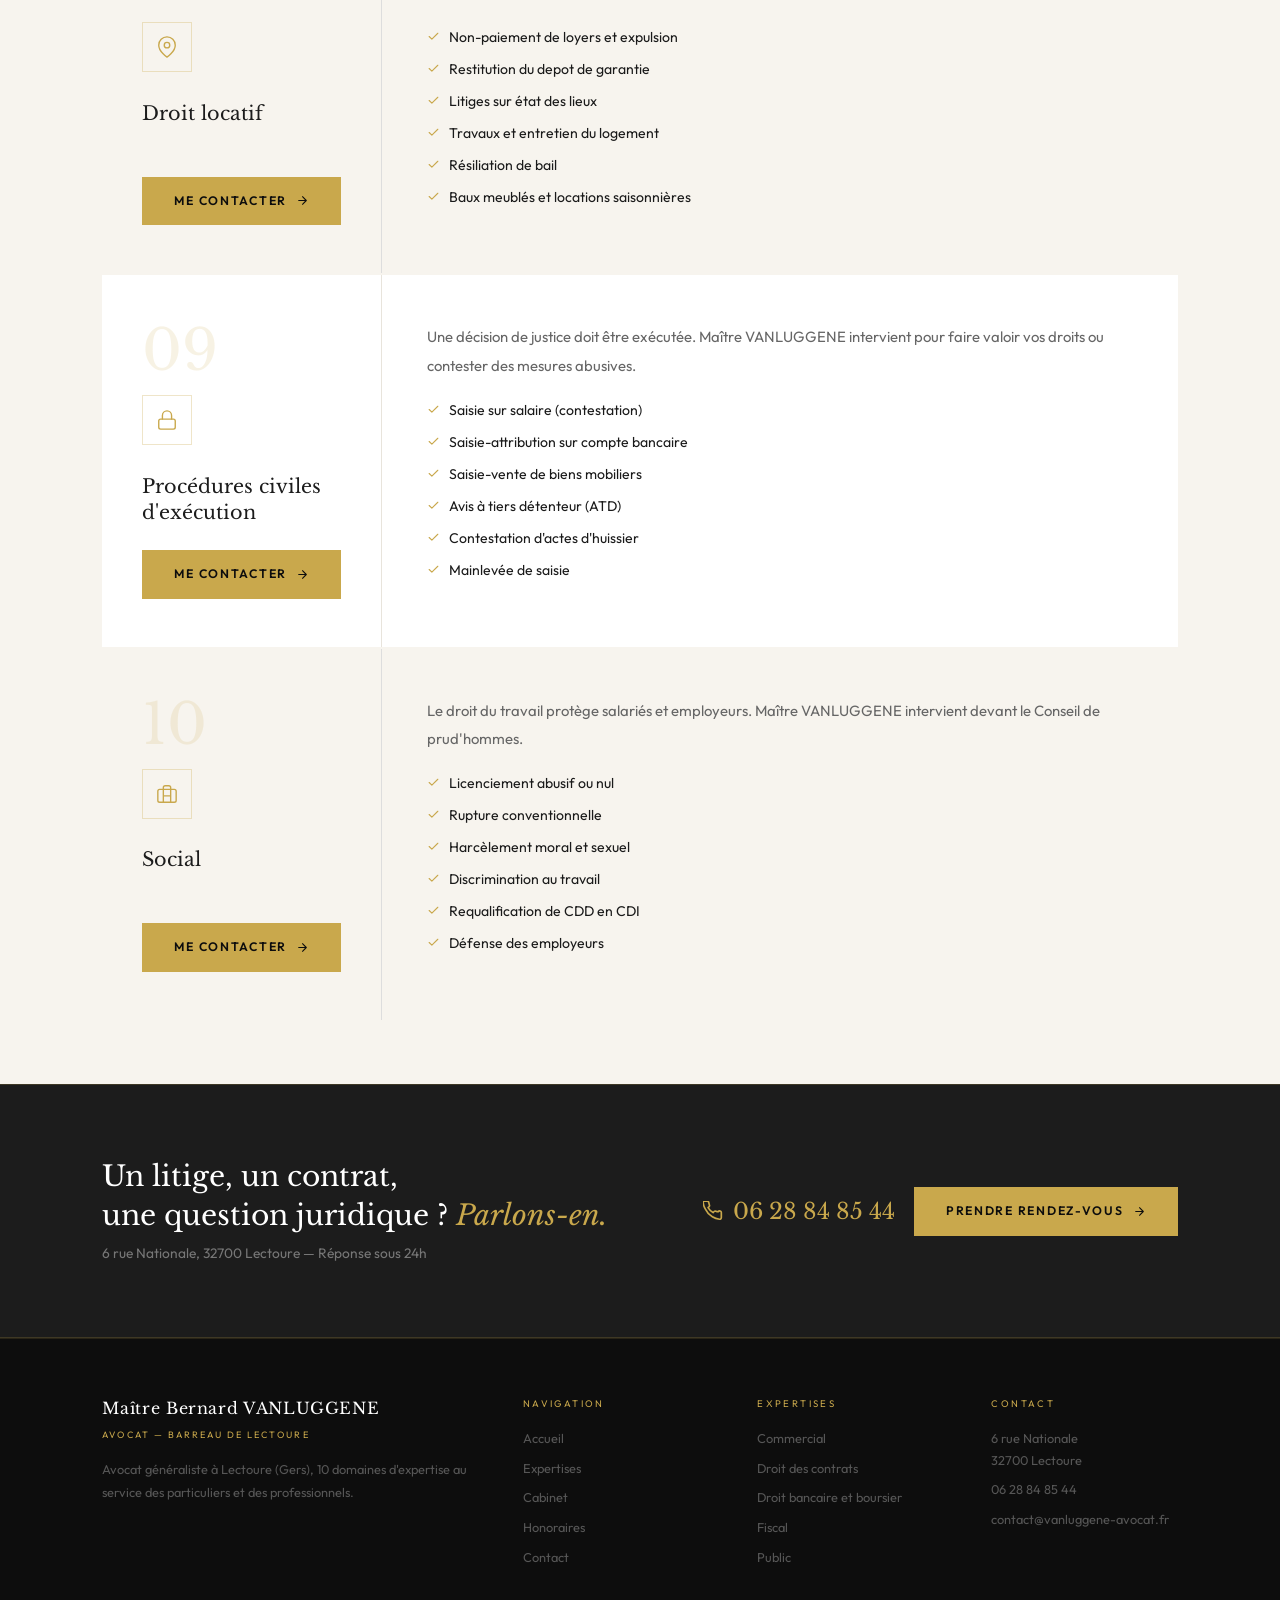
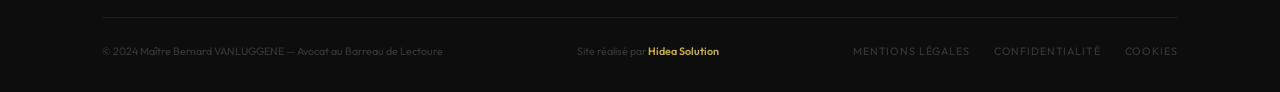
<file: domaines.html>
<!DOCTYPE html>
<html lang="fr">
<head>
<meta charset="UTF-8"><meta name="viewport" content="width=device-width, initial-scale=1.0">
<title>Domaines — Maître Bernard VANLUGGENE, Avocat Lectoure Gers</title><meta name="description" content="10 domaines: commercial, contrats, bancaire, fiscal, public, civil, immobilier, locatif, exécution et social. Cabinet 6 rue Nationale, 32700 Lectoure.">
<link rel="stylesheet" href="style.css">
<style>
.exp-bloc{display:flex;flex-direction:column;gap:2px;}
.eb{background:var(--blanc);display:grid;grid-template-columns:280px 1fr;gap:0;scroll-margin-top:90px;}
.eb:nth-child(even){background:var(--creme);}
.eb:hover{box-shadow:inset 3px 0 0 var(--or);}
.eb-left{padding:3rem 2.5rem;border-right:1px solid var(--bordure);display:flex;flex-direction:column;}
.eb:nth-child(even) .eb-left{border-right-color:#ddd;}
.eb-num{font-family:var(--fd);font-size:3.5rem;color:rgba(201,168,76,.15);line-height:1;font-weight:400;}
.eb-titre{font-family:var(--fd);font-size:1.2rem;color:var(--anthracite);margin:.8rem 0;font-weight:400;line-height:1.35;}
.eb-right{padding:3rem 2.8rem;}
.eb-p{color:var(--doux);line-height:1.9;margin-bottom:1.2rem;font-size:.93rem;}
.eb-liste{list-style:none;display:flex;flex-direction:column;gap:.5rem;margin:1rem 0;}
.eb-liste li{display:flex;align-items:flex-start;gap:9px;font-size:.88rem;color:var(--texte);}
.eb-liste li svg{width:13px;height:13px;stroke:var(--or);stroke-width:2;fill:none;stroke-linecap:round;stroke-linejoin:round;flex-shrink:0;margin-top:4px;}
@media(max-width:900px){.eb{grid-template-columns:1fr;}.eb-left{border-right:none;border-bottom:1px solid var(--bordure);padding:2rem 1.5rem;}.eb-right{padding:2rem 1.5rem;}}
</style>
</head><body><header>
  <a href="index.html" class="logo"><span class="logo-t">Maître Bernard VANLUGGENE</span><span class="logo-s">Avocat — Barreau de Lectoure</span></a>
  <button class="burger" id="burger-btn" aria-label="Ouvrir le menu" aria-expanded="false"><span></span><span></span><span></span></button>
  <nav id="nav"><a href="index.html" >Accueil</a>
    <a href="expertises.html" class=\'active\'>Expertises</a>
    <a href="cabinet.html" >Cabinet</a>
    <a href="honoraires.html" >Honoraires</a>
    <a href="contact.html" >Contact</a><a href="tel:+33628848544" class="nav-tel"><svg viewBox="0 0 24 24" fill="none" stroke-width="2" stroke-linecap="round" stroke-linejoin="round"><path d="M22 16.92v3a2 2 0 01-2.18 2 19.79 19.79 0 01-8.63-3.07A19.5 19.5 0 013.07 10a19.79 19.79 0 01-3.07-8.67A2 2 0 012 .18h3a2 2 0 012 1.72 12.84 12.84 0 00.7 2.81 2 2 0 01-.45 2.11L6.09 7.91a16 16 0 006 6l1.27-1.27a2 2 0 012.11-.45 12.84 12.84 0 002.81.7A2 2 0 0122 14v2.92z"/></svg>06 28 84 85 44</a><a href="contact.html" class="nav-cta">Prendre rendez-vous</a></nav>
</header><div class="page-hero"><div class="breadcrumb"><a href="index.html">Accueil</a><svg viewBox="0 0 24 24" fill="none" stroke-width="2" stroke-linecap="round" stroke-linejoin="round"><polyline points="9 18 15 12 9 6"/></svg><span>Domaines</span></div><p class="s-lbl">10 domaines</p><h1 class="s-t">Nos<br><em>expertises</em></h1><p>Maître VANLUGGENE couvre 10 domaines du droit pour accompagner particuliers et professionnels dans toutes leurs situations juridiques à Lectoure et dans le Gers.</p></div>
<section style="background:var(--creme);padding-top:3rem;padding-bottom:4rem;">
<div class="exp-bloc"><div class="eb reveal" id="commercial">
  <div class="eb-left">
    <div class="eb-num">01</div>
    <div class="ic-box" style="margin:1rem 0"><svg viewBox="0 0 24 24"><rect x="2" y="7" width="20" height="14" rx="2"/><path d="M16 21V5a2 2 0 00-2-2h-4a2 2 0 00-2 2v16"/></svg></div>
    <h2 class="eb-titre">Commercial</h2>
    <a href="contact.html" class="btn-or" style="margin-top:auto">Me contacter <svg viewBox="0 0 24 24" fill="none" stroke-width="2" stroke-linecap="round" stroke-linejoin="round"><path d="M5 12h14M12 5l7 7-7 7"/></svg></a>
  </div>
  <div class="eb-right">
    <p class="eb-p">Le droit commercial régit les relations entre commerçants et les activités commerciales. Maître VANLUGGENE intervient pour protéger vos intérêts dans tous vos litiges commerciaux.</p>
    <ul class="eb-liste"><li><svg viewBox="0 0 24 24" fill="none" stroke="var(--or)" stroke-width="2" stroke-linecap="round" stroke-linejoin="round"><polyline points="20 6 9 17 4 12"/></svg>Litiges entre commerçants</li><li><svg viewBox="0 0 24 24" fill="none" stroke="var(--or)" stroke-width="2" stroke-linecap="round" stroke-linejoin="round"><polyline points="20 6 9 17 4 12"/></svg>Recouvrement de créances commerciales</li><li><svg viewBox="0 0 24 24" fill="none" stroke="var(--or)" stroke-width="2" stroke-linecap="round" stroke-linejoin="round"><polyline points="20 6 9 17 4 12"/></svg>Baux commerciaux et fonds de commerce</li><li><svg viewBox="0 0 24 24" fill="none" stroke="var(--or)" stroke-width="2" stroke-linecap="round" stroke-linejoin="round"><polyline points="20 6 9 17 4 12"/></svg>Concurrence déloyale et parasitisme</li><li><svg viewBox="0 0 24 24" fill="none" stroke="var(--or)" stroke-width="2" stroke-linecap="round" stroke-linejoin="round"><polyline points="20 6 9 17 4 12"/></svg>Dissolution et liquidation de sociétés</li><li><svg viewBox="0 0 24 24" fill="none" stroke="var(--or)" stroke-width="2" stroke-linecap="round" stroke-linejoin="round"><polyline points="20 6 9 17 4 12"/></svg>Procédures collectives</li></ul>
  </div>
</div><div class="eb reveal" id="droitdescontrats">
  <div class="eb-left">
    <div class="eb-num">02</div>
    <div class="ic-box" style="margin:1rem 0"><svg viewBox="0 0 24 24"><path d="M14 2H6a2 2 0 00-2 2v16a2 2 0 002 2h12a2 2 0 002-2V8z"/><polyline points="14 2 14 8 20 8"/><line x1="16" y1="13" x2="8" y2="13"/><line x1="16" y1="17" x2="8" y2="17"/></svg></div>
    <h2 class="eb-titre">Droit des contrats</h2>
    <a href="contact.html" class="btn-or" style="margin-top:auto">Me contacter <svg viewBox="0 0 24 24" fill="none" stroke-width="2" stroke-linecap="round" stroke-linejoin="round"><path d="M5 12h14M12 5l7 7-7 7"/></svg></a>
  </div>
  <div class="eb-right">
    <p class="eb-p">Tout engagement contractuel peut donner lieu à un litige. Maître VANLUGGENE sécurise vos contrats en amont et vous défend en cas d'inexécution.</p>
    <ul class="eb-liste"><li><svg viewBox="0 0 24 24" fill="none" stroke="var(--or)" stroke-width="2" stroke-linecap="round" stroke-linejoin="round"><polyline points="20 6 9 17 4 12"/></svg>Rédaction et révision de contrats</li><li><svg viewBox="0 0 24 24" fill="none" stroke="var(--or)" stroke-width="2" stroke-linecap="round" stroke-linejoin="round"><polyline points="20 6 9 17 4 12"/></svg>Inexécution et mauvaise exécution</li><li><svg viewBox="0 0 24 24" fill="none" stroke="var(--or)" stroke-width="2" stroke-linecap="round" stroke-linejoin="round"><polyline points="20 6 9 17 4 12"/></svg>Résiliation et résolution judiciaire</li><li><svg viewBox="0 0 24 24" fill="none" stroke="var(--or)" stroke-width="2" stroke-linecap="round" stroke-linejoin="round"><polyline points="20 6 9 17 4 12"/></svg>Dommages et intérêts</li><li><svg viewBox="0 0 24 24" fill="none" stroke="var(--or)" stroke-width="2" stroke-linecap="round" stroke-linejoin="round"><polyline points="20 6 9 17 4 12"/></svg>Clause pénale et clause abusive</li><li><svg viewBox="0 0 24 24" fill="none" stroke="var(--or)" stroke-width="2" stroke-linecap="round" stroke-linejoin="round"><polyline points="20 6 9 17 4 12"/></svg>Nullité pour vice du consentement</li></ul>
  </div>
</div><div class="eb reveal" id="droitbancaireetbours">
  <div class="eb-left">
    <div class="eb-num">03</div>
    <div class="ic-box" style="margin:1rem 0"><svg viewBox="0 0 24 24"><line x1="12" y1="1" x2="12" y2="23"/><path d="M17 5H9.5a3.5 3.5 0 100 7h5a3.5 3.5 0 010 7H6"/></svg></div>
    <h2 class="eb-titre">Droit bancaire et boursier</h2>
    <a href="contact.html" class="btn-or" style="margin-top:auto">Me contacter <svg viewBox="0 0 24 24" fill="none" stroke-width="2" stroke-linecap="round" stroke-linejoin="round"><path d="M5 12h14M12 5l7 7-7 7"/></svg></a>
  </div>
  <div class="eb-right">
    <p class="eb-p">Les relations avec les établissements financiers peuvent générer des litiges complexes. Le cabinet défend vos droits face aux banques.</p>
    <ul class="eb-liste"><li><svg viewBox="0 0 24 24" fill="none" stroke="var(--or)" stroke-width="2" stroke-linecap="round" stroke-linejoin="round"><polyline points="20 6 9 17 4 12"/></svg>Litiges avec les banques</li><li><svg viewBox="0 0 24 24" fill="none" stroke="var(--or)" stroke-width="2" stroke-linecap="round" stroke-linejoin="round"><polyline points="20 6 9 17 4 12"/></svg>Crédit litigieux et surendettement</li><li><svg viewBox="0 0 24 24" fill="none" stroke="var(--or)" stroke-width="2" stroke-linecap="round" stroke-linejoin="round"><polyline points="20 6 9 17 4 12"/></svg>Cautionnement et garanties bancaires</li><li><svg viewBox="0 0 24 24" fill="none" stroke="var(--or)" stroke-width="2" stroke-linecap="round" stroke-linejoin="round"><polyline points="20 6 9 17 4 12"/></svg>Responsabilité de l'établissement de crédit</li><li><svg viewBox="0 0 24 24" fill="none" stroke="var(--or)" stroke-width="2" stroke-linecap="round" stroke-linejoin="round"><polyline points="20 6 9 17 4 12"/></svg>Opérations boursières litigieuses</li><li><svg viewBox="0 0 24 24" fill="none" stroke="var(--or)" stroke-width="2" stroke-linecap="round" stroke-linejoin="round"><polyline points="20 6 9 17 4 12"/></svg>Recours bancaires</li></ul>
  </div>
</div><div class="eb reveal" id="fiscal">
  <div class="eb-left">
    <div class="eb-num">04</div>
    <div class="ic-box" style="margin:1rem 0"><svg viewBox="0 0 24 24"><rect x="2" y="3" width="20" height="14" rx="2"/><line x1="8" y1="21" x2="16" y2="21"/><line x1="12" y1="17" x2="12" y2="21"/></svg></div>
    <h2 class="eb-titre">Fiscal</h2>
    <a href="contact.html" class="btn-or" style="margin-top:auto">Me contacter <svg viewBox="0 0 24 24" fill="none" stroke-width="2" stroke-linecap="round" stroke-linejoin="round"><path d="M5 12h14M12 5l7 7-7 7"/></svg></a>
  </div>
  <div class="eb-right">
    <p class="eb-p">Le contentieux fiscal requiert une expertise particulière. Maître VANLUGGENE vous assiste face à l'administration fiscale.</p>
    <ul class="eb-liste"><li><svg viewBox="0 0 24 24" fill="none" stroke="var(--or)" stroke-width="2" stroke-linecap="round" stroke-linejoin="round"><polyline points="20 6 9 17 4 12"/></svg>Contrôle fiscal et vérification</li><li><svg viewBox="0 0 24 24" fill="none" stroke="var(--or)" stroke-width="2" stroke-linecap="round" stroke-linejoin="round"><polyline points="20 6 9 17 4 12"/></svg>Redressements fiscaux (IR, IS, TVA)</li><li><svg viewBox="0 0 24 24" fill="none" stroke="var(--or)" stroke-width="2" stroke-linecap="round" stroke-linejoin="round"><polyline points="20 6 9 17 4 12"/></svg>Recours hiérarchique et contentieux fiscal</li><li><svg viewBox="0 0 24 24" fill="none" stroke="var(--or)" stroke-width="2" stroke-linecap="round" stroke-linejoin="round"><polyline points="20 6 9 17 4 12"/></svg>Recours devant le tribunal administratif</li><li><svg viewBox="0 0 24 24" fill="none" stroke="var(--or)" stroke-width="2" stroke-linecap="round" stroke-linejoin="round"><polyline points="20 6 9 17 4 12"/></svg>Fraude fiscale et régularisation</li><li><svg viewBox="0 0 24 24" fill="none" stroke="var(--or)" stroke-width="2" stroke-linecap="round" stroke-linejoin="round"><polyline points="20 6 9 17 4 12"/></svg>Conseil fiscal</li></ul>
  </div>
</div><div class="eb reveal" id="public">
  <div class="eb-left">
    <div class="eb-num">05</div>
    <div class="ic-box" style="margin:1rem 0"><svg viewBox="0 0 24 24"><path d="M3 9l9-7 9 7v11a2 2 0 01-2 2H5a2 2 0 01-2-2z"/><polyline points="9 22 9 12 15 12 15 22"/></svg></div>
    <h2 class="eb-titre">Public</h2>
    <a href="contact.html" class="btn-or" style="margin-top:auto">Me contacter <svg viewBox="0 0 24 24" fill="none" stroke-width="2" stroke-linecap="round" stroke-linejoin="round"><path d="M5 12h14M12 5l7 7-7 7"/></svg></a>
  </div>
  <div class="eb-right">
    <p class="eb-p">Le droit administratif encadre les relations entre citoyens et pouvoirs publics.</p>
    <ul class="eb-liste"><li><svg viewBox="0 0 24 24" fill="none" stroke="var(--or)" stroke-width="2" stroke-linecap="round" stroke-linejoin="round"><polyline points="20 6 9 17 4 12"/></svg>Recours pour excès de pouvoir</li><li><svg viewBox="0 0 24 24" fill="none" stroke="var(--or)" stroke-width="2" stroke-linecap="round" stroke-linejoin="round"><polyline points="20 6 9 17 4 12"/></svg>Responsabilité de la puissance publique</li><li><svg viewBox="0 0 24 24" fill="none" stroke="var(--or)" stroke-width="2" stroke-linecap="round" stroke-linejoin="round"><polyline points="20 6 9 17 4 12"/></svg>Marchés publics</li><li><svg viewBox="0 0 24 24" fill="none" stroke="var(--or)" stroke-width="2" stroke-linecap="round" stroke-linejoin="round"><polyline points="20 6 9 17 4 12"/></svg>Droit de l'urbanisme et permis de construire</li><li><svg viewBox="0 0 24 24" fill="none" stroke="var(--or)" stroke-width="2" stroke-linecap="round" stroke-linejoin="round"><polyline points="20 6 9 17 4 12"/></svg>Fonction publique</li><li><svg viewBox="0 0 24 24" fill="none" stroke="var(--or)" stroke-width="2" stroke-linecap="round" stroke-linejoin="round"><polyline points="20 6 9 17 4 12"/></svg>Tribunal administratif de Pau</li></ul>
  </div>
</div><div class="eb reveal" id="civil">
  <div class="eb-left">
    <div class="eb-num">06</div>
    <div class="ic-box" style="margin:1rem 0"><svg viewBox="0 0 24 24"><path d="M17 21v-2a4 4 0 00-4-4H5a4 4 0 00-4 4v2"/><circle cx="9" cy="7" r="4"/><path d="M23 21v-2a4 4 0 00-3-3.87"/></svg></div>
    <h2 class="eb-titre">Civil</h2>
    <a href="contact.html" class="btn-or" style="margin-top:auto">Me contacter <svg viewBox="0 0 24 24" fill="none" stroke-width="2" stroke-linecap="round" stroke-linejoin="round"><path d="M5 12h14M12 5l7 7-7 7"/></svg></a>
  </div>
  <div class="eb-right">
    <p class="eb-p">Le droit civil couvre l'ensemble des relations entre personnes privées.</p>
    <ul class="eb-liste"><li><svg viewBox="0 0 24 24" fill="none" stroke="var(--or)" stroke-width="2" stroke-linecap="round" stroke-linejoin="round"><polyline points="20 6 9 17 4 12"/></svg>Responsabilité civile délictuelle et contractuelle</li><li><svg viewBox="0 0 24 24" fill="none" stroke="var(--or)" stroke-width="2" stroke-linecap="round" stroke-linejoin="round"><polyline points="20 6 9 17 4 12"/></svg>Successions et héritages</li><li><svg viewBox="0 0 24 24" fill="none" stroke="var(--or)" stroke-width="2" stroke-linecap="round" stroke-linejoin="round"><polyline points="20 6 9 17 4 12"/></svg>Divorces et séparations</li><li><svg viewBox="0 0 24 24" fill="none" stroke="var(--or)" stroke-width="2" stroke-linecap="round" stroke-linejoin="round"><polyline points="20 6 9 17 4 12"/></svg>Indemnisation des préjudices</li><li><svg viewBox="0 0 24 24" fill="none" stroke="var(--or)" stroke-width="2" stroke-linecap="round" stroke-linejoin="round"><polyline points="20 6 9 17 4 12"/></svg>Droit des personnes et de la famille</li><li><svg viewBox="0 0 24 24" fill="none" stroke="var(--or)" stroke-width="2" stroke-linecap="round" stroke-linejoin="round"><polyline points="20 6 9 17 4 12"/></svg>Procédures devant le Tribunal judiciaire</li></ul>
  </div>
</div><div class="eb reveal" id="droitimmobilieretdel">
  <div class="eb-left">
    <div class="eb-num">07</div>
    <div class="ic-box" style="margin:1rem 0"><svg viewBox="0 0 24 24"><path d="M3 9l9-7 9 7v11a2 2 0 01-2 2H5a2 2 0 01-2-2z"/><rect x="9" y="12" width="6" height="9"/></svg></div>
    <h2 class="eb-titre">Droit immobilier et de la construction</h2>
    <a href="contact.html" class="btn-or" style="margin-top:auto">Me contacter <svg viewBox="0 0 24 24" fill="none" stroke-width="2" stroke-linecap="round" stroke-linejoin="round"><path d="M5 12h14M12 5l7 7-7 7"/></svg></a>
  </div>
  <div class="eb-right">
    <p class="eb-p">L'immobilier est source de nombreux litiges complexes. Maître VANLUGGENE vous accompagne dans toutes vos affaires immobilières.</p>
    <ul class="eb-liste"><li><svg viewBox="0 0 24 24" fill="none" stroke="var(--or)" stroke-width="2" stroke-linecap="round" stroke-linejoin="round"><polyline points="20 6 9 17 4 12"/></svg>Ventes immobilières et promesses</li><li><svg viewBox="0 0 24 24" fill="none" stroke="var(--or)" stroke-width="2" stroke-linecap="round" stroke-linejoin="round"><polyline points="20 6 9 17 4 12"/></svg>Vices cachés et défauts de conformité</li><li><svg viewBox="0 0 24 24" fill="none" stroke="var(--or)" stroke-width="2" stroke-linecap="round" stroke-linejoin="round"><polyline points="20 6 9 17 4 12"/></svg>Responsabilité des constructeurs</li><li><svg viewBox="0 0 24 24" fill="none" stroke="var(--or)" stroke-width="2" stroke-linecap="round" stroke-linejoin="round"><polyline points="20 6 9 17 4 12"/></svg>VEFA et litiges promoteur</li><li><svg viewBox="0 0 24 24" fill="none" stroke="var(--or)" stroke-width="2" stroke-linecap="round" stroke-linejoin="round"><polyline points="20 6 9 17 4 12"/></svg>Dommages-ouvrage</li><li><svg viewBox="0 0 24 24" fill="none" stroke="var(--or)" stroke-width="2" stroke-linecap="round" stroke-linejoin="round"><polyline points="20 6 9 17 4 12"/></svg>Copropriété et charges</li></ul>
  </div>
</div><div class="eb reveal" id="droitlocatif">
  <div class="eb-left">
    <div class="eb-num">08</div>
    <div class="ic-box" style="margin:1rem 0"><svg viewBox="0 0 24 24"><path d="M21 10c0 7-9 13-9 13s-9-6-9-13a9 9 0 0118 0z"/><circle cx="12" cy="10" r="3"/></svg></div>
    <h2 class="eb-titre">Droit locatif</h2>
    <a href="contact.html" class="btn-or" style="margin-top:auto">Me contacter <svg viewBox="0 0 24 24" fill="none" stroke-width="2" stroke-linecap="round" stroke-linejoin="round"><path d="M5 12h14M12 5l7 7-7 7"/></svg></a>
  </div>
  <div class="eb-right">
    <p class="eb-p">Propriétaires ou locataires, le droit locatif génère de nombreux litiges. Le cabinet vous défend dans toutes vos relations locatives.</p>
    <ul class="eb-liste"><li><svg viewBox="0 0 24 24" fill="none" stroke="var(--or)" stroke-width="2" stroke-linecap="round" stroke-linejoin="round"><polyline points="20 6 9 17 4 12"/></svg>Non-paiement de loyers et expulsion</li><li><svg viewBox="0 0 24 24" fill="none" stroke="var(--or)" stroke-width="2" stroke-linecap="round" stroke-linejoin="round"><polyline points="20 6 9 17 4 12"/></svg>Restitution du depot de garantie</li><li><svg viewBox="0 0 24 24" fill="none" stroke="var(--or)" stroke-width="2" stroke-linecap="round" stroke-linejoin="round"><polyline points="20 6 9 17 4 12"/></svg>Litiges sur état des lieux</li><li><svg viewBox="0 0 24 24" fill="none" stroke="var(--or)" stroke-width="2" stroke-linecap="round" stroke-linejoin="round"><polyline points="20 6 9 17 4 12"/></svg>Travaux et entretien du logement</li><li><svg viewBox="0 0 24 24" fill="none" stroke="var(--or)" stroke-width="2" stroke-linecap="round" stroke-linejoin="round"><polyline points="20 6 9 17 4 12"/></svg>Résiliation de bail</li><li><svg viewBox="0 0 24 24" fill="none" stroke="var(--or)" stroke-width="2" stroke-linecap="round" stroke-linejoin="round"><polyline points="20 6 9 17 4 12"/></svg>Baux meublés et locations saisonnières</li></ul>
  </div>
</div><div class="eb reveal" id="procedurescivilesdex">
  <div class="eb-left">
    <div class="eb-num">09</div>
    <div class="ic-box" style="margin:1rem 0"><svg viewBox="0 0 24 24"><rect x="3" y="11" width="18" height="11" rx="2"/><path d="M7 11V7a5 5 0 0110 0v4"/></svg></div>
    <h2 class="eb-titre">Procédures civiles d'exécution</h2>
    <a href="contact.html" class="btn-or" style="margin-top:auto">Me contacter <svg viewBox="0 0 24 24" fill="none" stroke-width="2" stroke-linecap="round" stroke-linejoin="round"><path d="M5 12h14M12 5l7 7-7 7"/></svg></a>
  </div>
  <div class="eb-right">
    <p class="eb-p">Une décision de justice doit être exécutée. Maître VANLUGGENE intervient pour faire valoir vos droits ou contester des mesures abusives.</p>
    <ul class="eb-liste"><li><svg viewBox="0 0 24 24" fill="none" stroke="var(--or)" stroke-width="2" stroke-linecap="round" stroke-linejoin="round"><polyline points="20 6 9 17 4 12"/></svg>Saisie sur salaire (contestation)</li><li><svg viewBox="0 0 24 24" fill="none" stroke="var(--or)" stroke-width="2" stroke-linecap="round" stroke-linejoin="round"><polyline points="20 6 9 17 4 12"/></svg>Saisie-attribution sur compte bancaire</li><li><svg viewBox="0 0 24 24" fill="none" stroke="var(--or)" stroke-width="2" stroke-linecap="round" stroke-linejoin="round"><polyline points="20 6 9 17 4 12"/></svg>Saisie-vente de biens mobiliers</li><li><svg viewBox="0 0 24 24" fill="none" stroke="var(--or)" stroke-width="2" stroke-linecap="round" stroke-linejoin="round"><polyline points="20 6 9 17 4 12"/></svg>Avis à tiers détenteur (ATD)</li><li><svg viewBox="0 0 24 24" fill="none" stroke="var(--or)" stroke-width="2" stroke-linecap="round" stroke-linejoin="round"><polyline points="20 6 9 17 4 12"/></svg>Contestation d'actes d'huissier</li><li><svg viewBox="0 0 24 24" fill="none" stroke="var(--or)" stroke-width="2" stroke-linecap="round" stroke-linejoin="round"><polyline points="20 6 9 17 4 12"/></svg>Mainlevée de saisie</li></ul>
  </div>
</div><div class="eb reveal" id="social">
  <div class="eb-left">
    <div class="eb-num">10</div>
    <div class="ic-box" style="margin:1rem 0"><svg viewBox="0 0 24 24"><rect x="2" y="7" width="20" height="14" rx="2"/><path d="M16 21V5a2 2 0 00-2-2h-4a2 2 0 00-2 2v16"/><line x1="9" y1="14" x2="15" y2="14"/></svg></div>
    <h2 class="eb-titre">Social</h2>
    <a href="contact.html" class="btn-or" style="margin-top:auto">Me contacter <svg viewBox="0 0 24 24" fill="none" stroke-width="2" stroke-linecap="round" stroke-linejoin="round"><path d="M5 12h14M12 5l7 7-7 7"/></svg></a>
  </div>
  <div class="eb-right">
    <p class="eb-p">Le droit du travail protège salariés et employeurs. Maître VANLUGGENE intervient devant le Conseil de prud'hommes.</p>
    <ul class="eb-liste"><li><svg viewBox="0 0 24 24" fill="none" stroke="var(--or)" stroke-width="2" stroke-linecap="round" stroke-linejoin="round"><polyline points="20 6 9 17 4 12"/></svg>Licenciement abusif ou nul</li><li><svg viewBox="0 0 24 24" fill="none" stroke="var(--or)" stroke-width="2" stroke-linecap="round" stroke-linejoin="round"><polyline points="20 6 9 17 4 12"/></svg>Rupture conventionnelle</li><li><svg viewBox="0 0 24 24" fill="none" stroke="var(--or)" stroke-width="2" stroke-linecap="round" stroke-linejoin="round"><polyline points="20 6 9 17 4 12"/></svg>Harcèlement moral et sexuel</li><li><svg viewBox="0 0 24 24" fill="none" stroke="var(--or)" stroke-width="2" stroke-linecap="round" stroke-linejoin="round"><polyline points="20 6 9 17 4 12"/></svg>Discrimination au travail</li><li><svg viewBox="0 0 24 24" fill="none" stroke="var(--or)" stroke-width="2" stroke-linecap="round" stroke-linejoin="round"><polyline points="20 6 9 17 4 12"/></svg>Requalification de CDD en CDI</li><li><svg viewBox="0 0 24 24" fill="none" stroke="var(--or)" stroke-width="2" stroke-linecap="round" stroke-linejoin="round"><polyline points="20 6 9 17 4 12"/></svg>Défense des employeurs</li></ul>
  </div>
</div></div>
</section>
<div class="cta-band"><div><p class="cta-band-t">Un litige, un contrat,<br>une question juridique ? <em>Parlons-en.</em></p><p class="cta-band-sub">6 rue Nationale, 32700 Lectoure — Réponse sous 24h</p></div><div class="cta-band-a"><a href="tel:+33628848544" class="tel-big"><svg viewBox="0 0 24 24" fill="none" stroke-width="2" stroke-linecap="round" stroke-linejoin="round"><path d="M22 16.92v3a2 2 0 01-2.18 2 19.79 19.79 0 01-8.63-3.07A19.5 19.5 0 013.07 10a19.79 19.79 0 01-3.07-8.67A2 2 0 012 .18h3a2 2 0 012 1.72 12.84 12.84 0 00.7 2.81 2 2 0 01-.45 2.11L6.09 7.91a16 16 0 006 6l1.27-1.27a2 2 0 012.11-.45 12.84 12.84 0 002.81.7A2 2 0 0122 14v2.92z"/></svg>06 28 84 85 44</a><a href="contact.html" class="btn-or">Prendre rendez-vous <svg viewBox="0 0 24 24" fill="none" stroke-width="2" stroke-linecap="round" stroke-linejoin="round"><path d="M5 12h14M12 5l7 7-7 7"/></svg></a></div></div>
<footer>
  <div class="footer-top">
    <div class="footer-brand"><span class="logo-t">Maître Bernard VANLUGGENE</span><span class="logo-s">Avocat — Barreau de Lectoure</span><p>Avocat généraliste à Lectoure (Gers), 10 domaines d'expertise au service des particuliers et des professionnels.</p></div>
    <div class="footer-col"><h4>Navigation</h4><a href="index.html">Accueil</a><a href="expertises.html">Expertises</a><a href="cabinet.html">Cabinet</a><a href="honoraires.html">Honoraires</a><a href="contact.html">Contact</a></div>
    <div class="footer-col"><h4>Expertises</h4><a href="expertises.html#commercial">Commercial</a><a href="expertises.html#droitdescontrats">Droit des contrats</a><a href="expertises.html#droitbancaireetbours">Droit bancaire et boursier</a><a href="expertises.html#fiscal">Fiscal</a><a href="expertises.html#public">Public</a></div>
    <div class="footer-col"><h4>Contact</h4><p>6 rue Nationale<br>32700 Lectoure</p><a href="tel:+33628848544">06 28 84 85 44</a><a href="mailto:contact@vanluggene-avocat.fr">contact@vanluggene-avocat.fr</a></div>
  </div>
  <div class="footer-bottom">
    <div class="footer-copy">© 2024 Maître Bernard VANLUGGENE — Avocat au Barreau de Lectoure</div>
    <div class="footer-powered">Site réalisé par <a href="https://www.hidea-solution.fr" target="_blank" rel="noopener">Hidea Solution</a></div>
    <div class="footer-legal"><a href="#">Mentions légales</a><a href="#">Confidentialité</a><a href="#">Cookies</a></div>
  </div>
</footer><script src="main.js"></script>
</body></html>
</file>
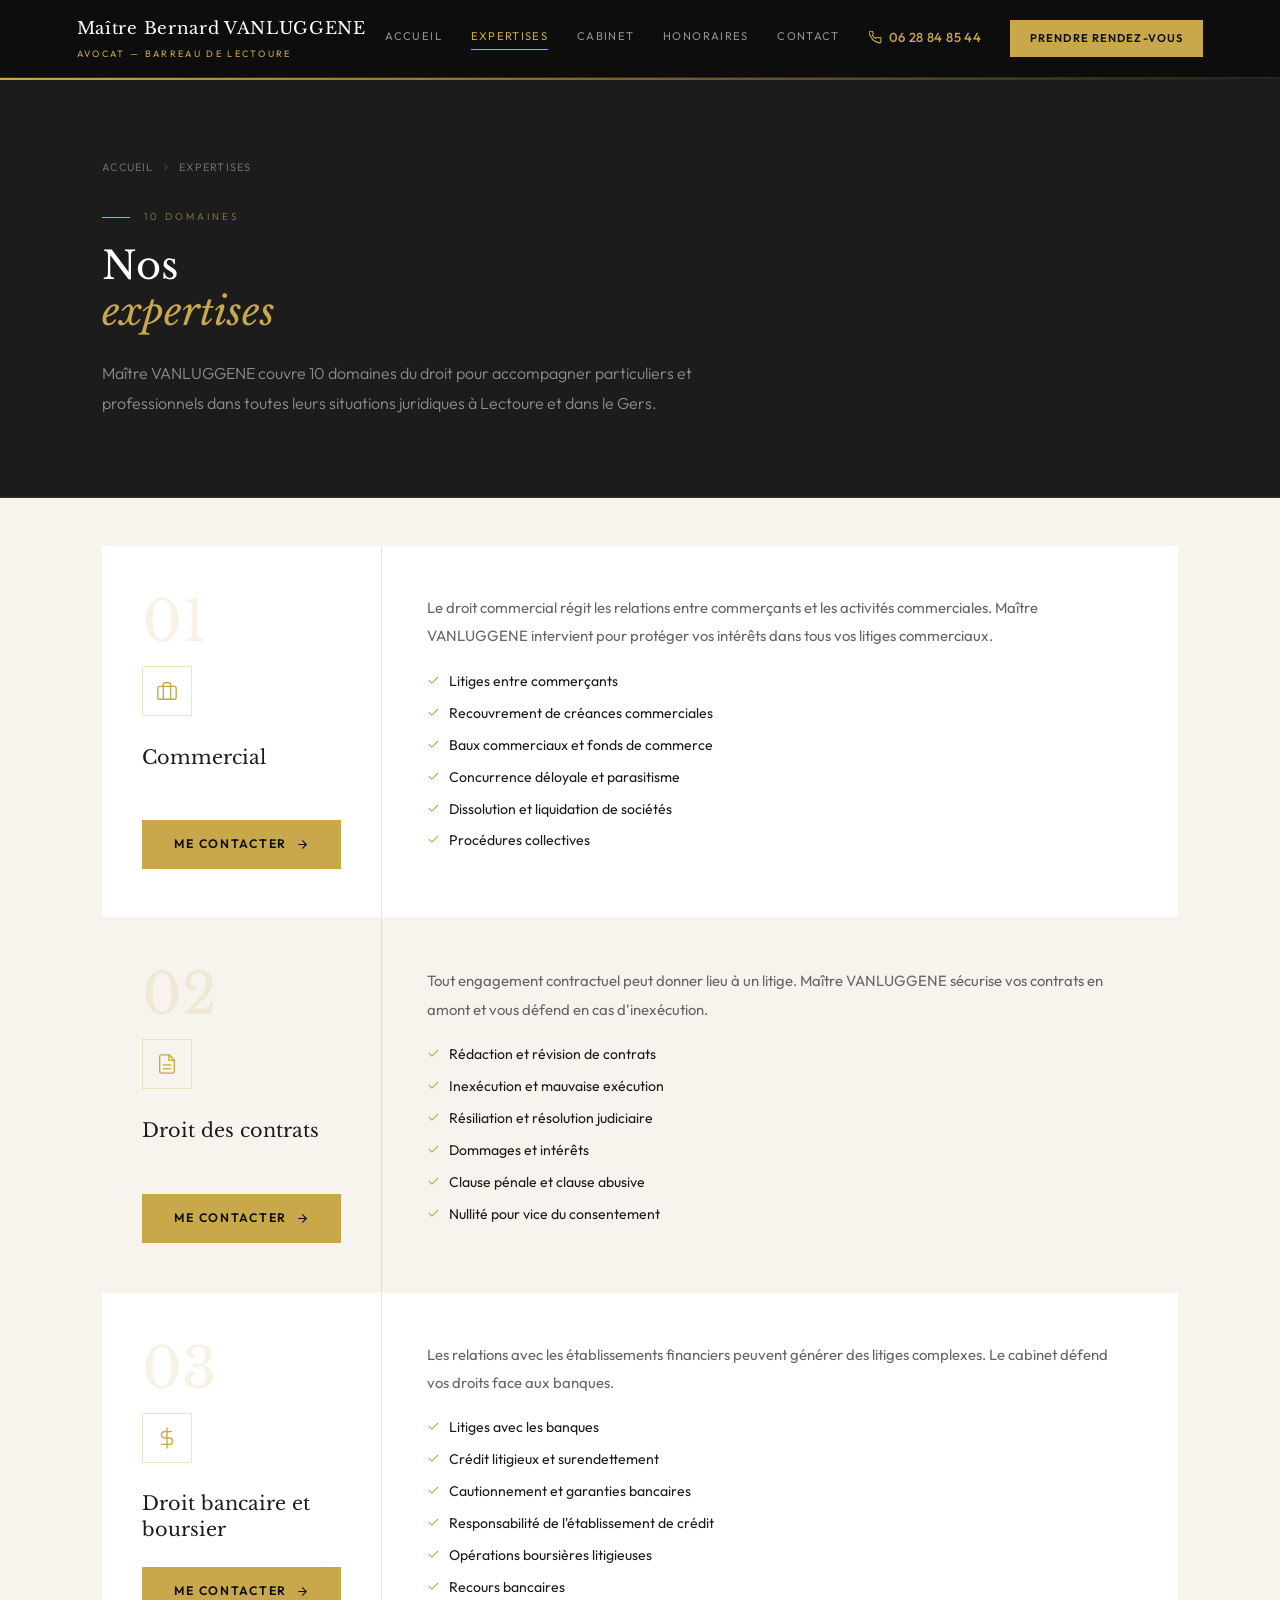
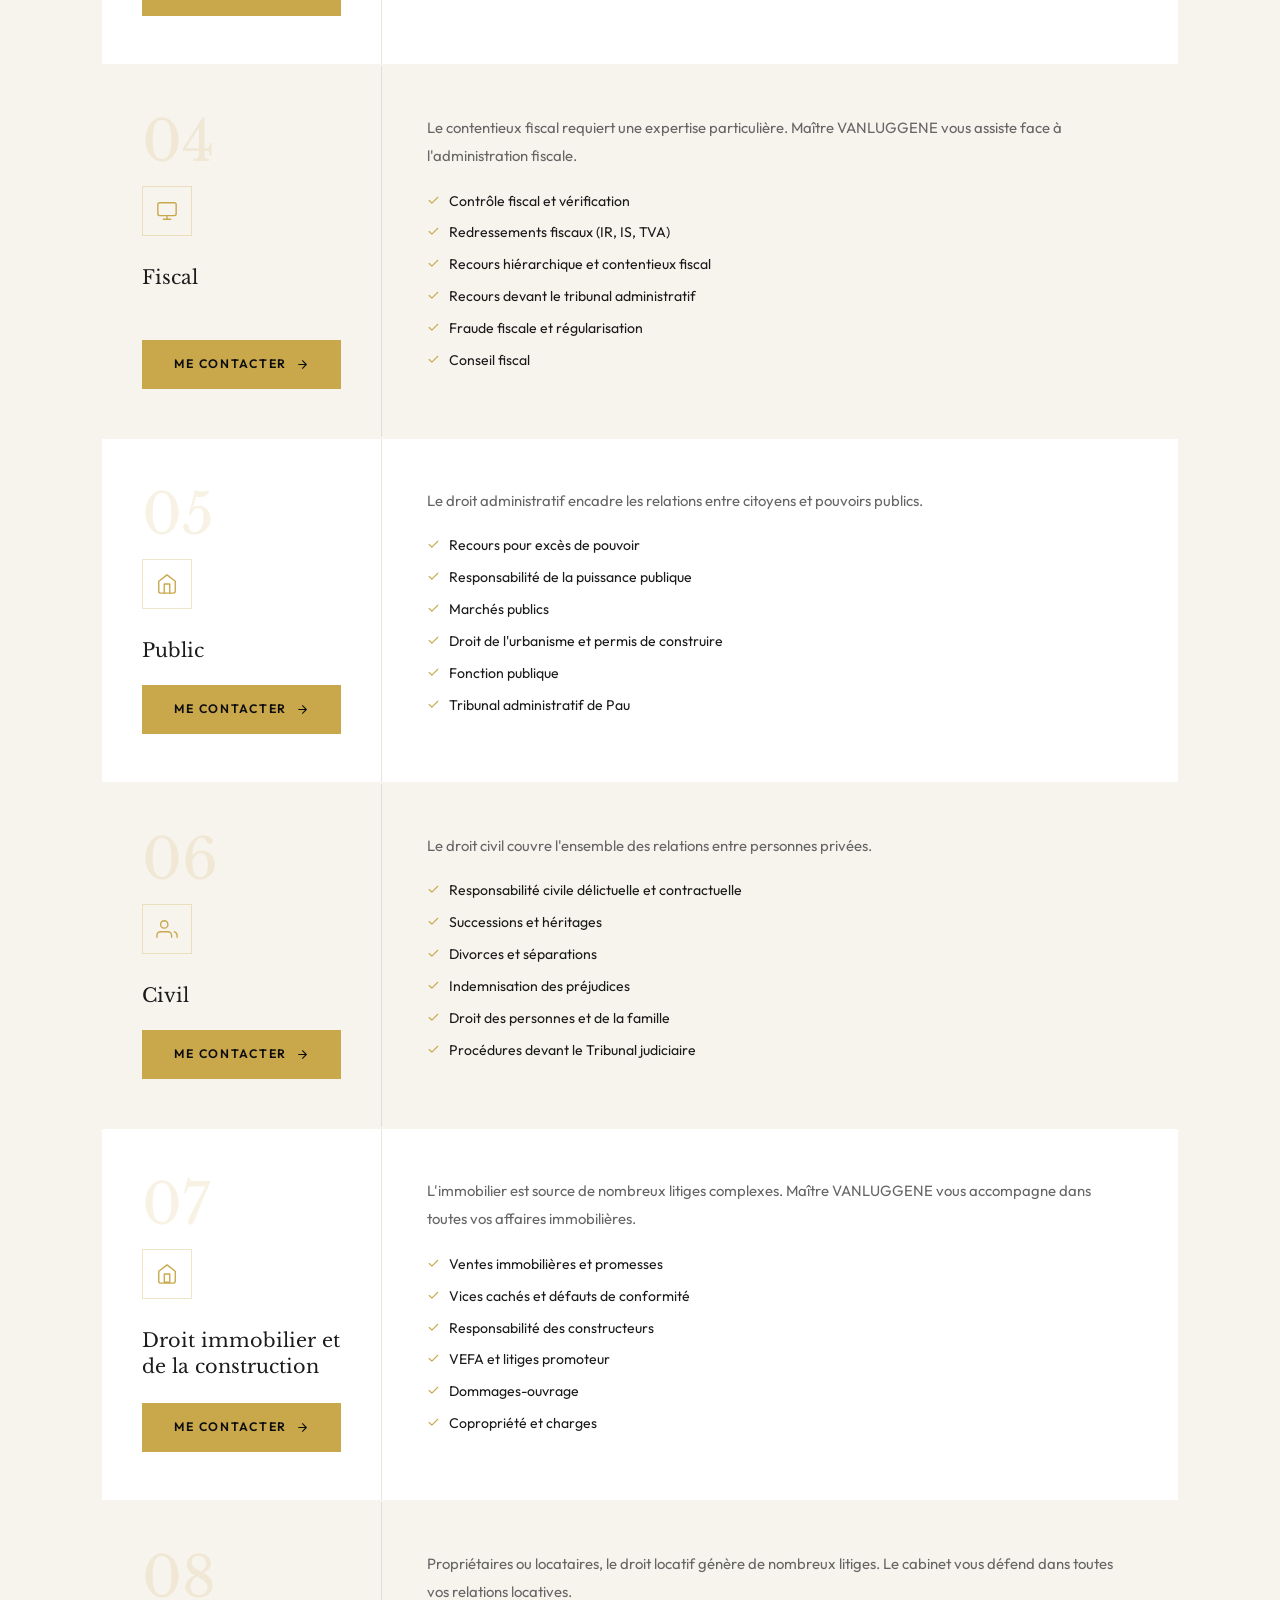
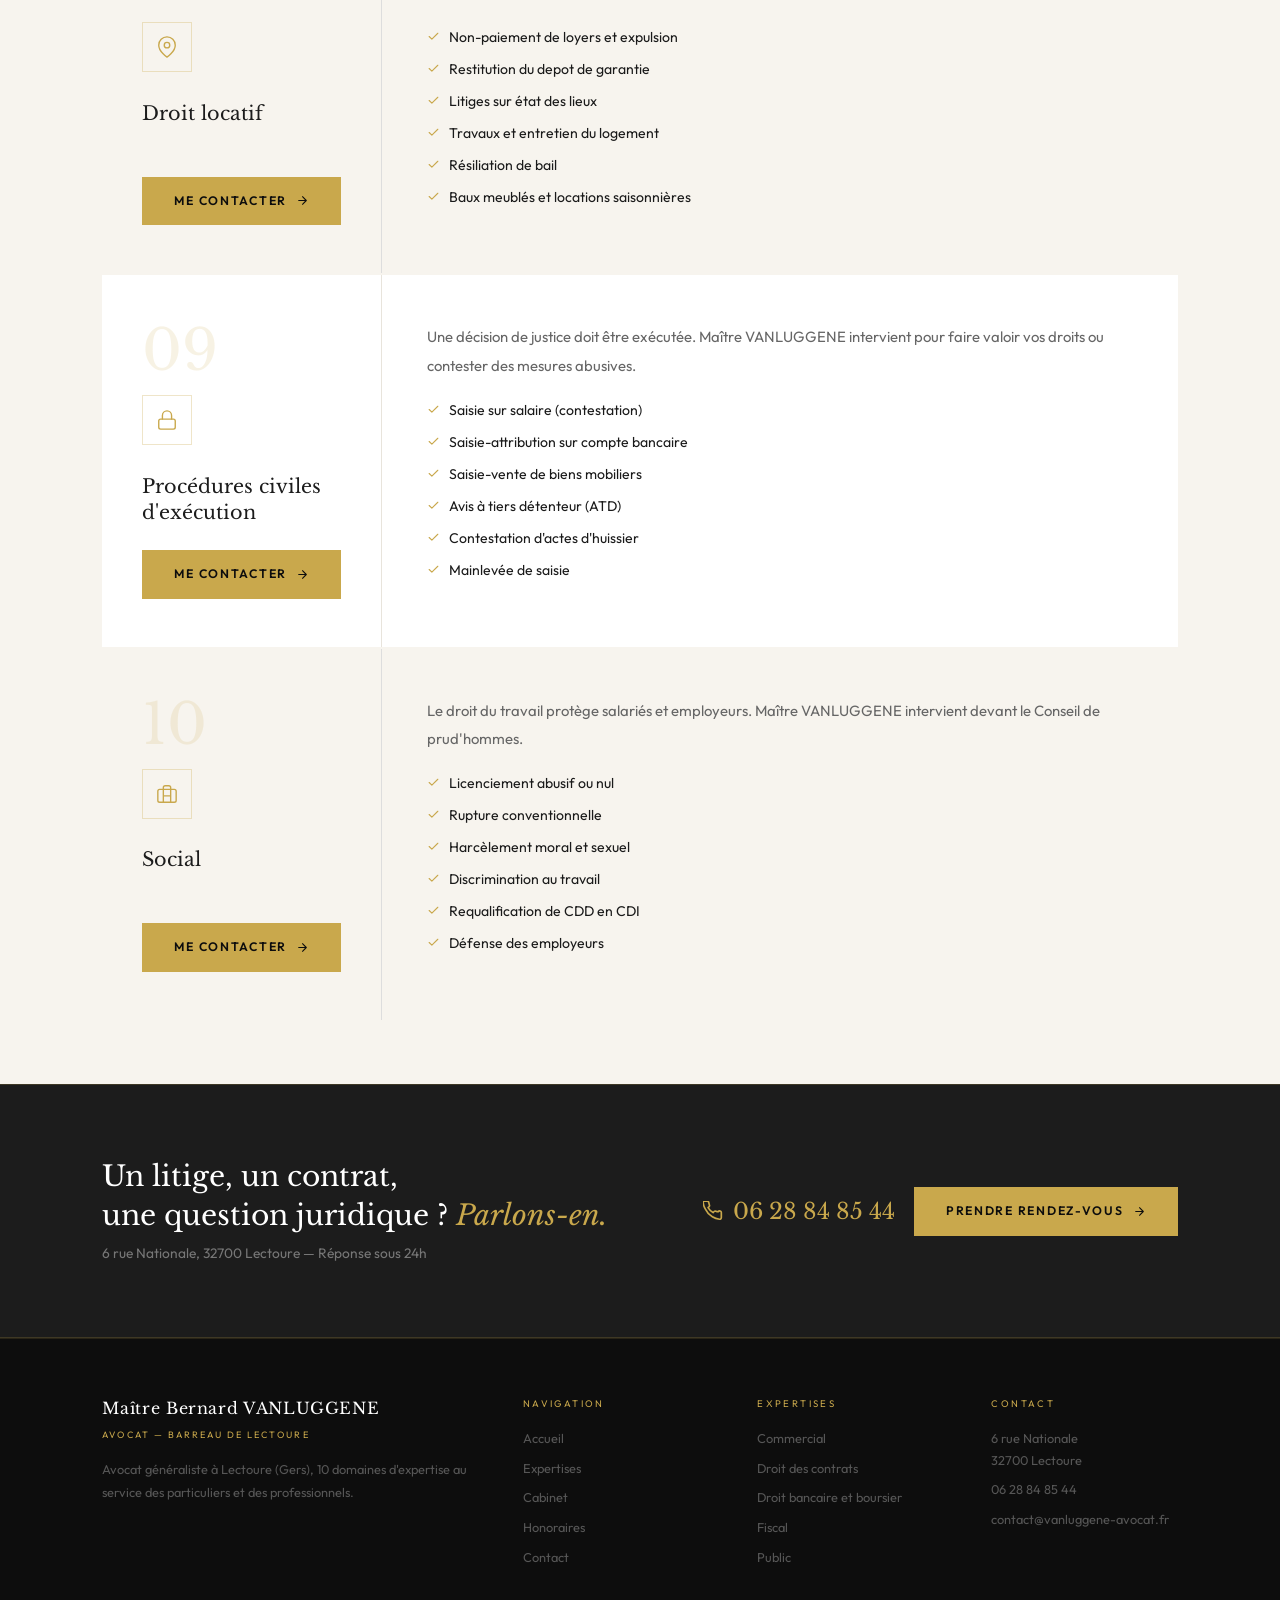
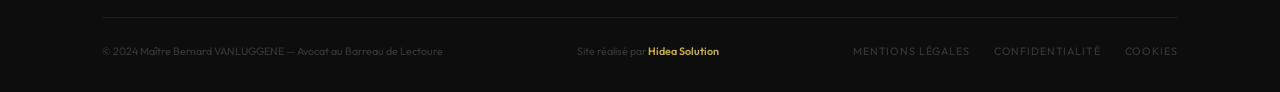
<file: expertises.html>
<!DOCTYPE html>
<html lang="fr">
<head>
<meta charset="UTF-8"><meta name="viewport" content="width=device-width, initial-scale=1.0">
<title>Expertises — Maître Bernard VANLUGGENE, Avocat Lectoure Gers</title><meta name="description" content="10 domaines: commercial, contrats, bancaire, fiscal, public, civil, immobilier, locatif, exécution et social. Cabinet 6 rue Nationale, 32700 Lectoure.">
<link rel="stylesheet" href="style.css">
<style>
.exp-bloc{display:flex;flex-direction:column;gap:2px;}
.eb{background:var(--blanc);display:grid;grid-template-columns:280px 1fr;gap:0;scroll-margin-top:90px;}
.eb:nth-child(even){background:var(--creme);}
.eb:hover{box-shadow:inset 3px 0 0 var(--or);}
.eb-left{padding:3rem 2.5rem;border-right:1px solid var(--bordure);display:flex;flex-direction:column;}
.eb:nth-child(even) .eb-left{border-right-color:#ddd;}
.eb-num{font-family:var(--fd);font-size:3.5rem;color:rgba(201,168,76,.15);line-height:1;font-weight:400;}
.eb-titre{font-family:var(--fd);font-size:1.2rem;color:var(--anthracite);margin:.8rem 0;font-weight:400;line-height:1.35;}
.eb-right{padding:3rem 2.8rem;}
.eb-p{color:var(--doux);line-height:1.9;margin-bottom:1.2rem;font-size:.93rem;}
.eb-liste{list-style:none;display:flex;flex-direction:column;gap:.5rem;margin:1rem 0;}
.eb-liste li{display:flex;align-items:flex-start;gap:9px;font-size:.88rem;color:var(--texte);}
.eb-liste li svg{width:13px;height:13px;stroke:var(--or);stroke-width:2;fill:none;stroke-linecap:round;stroke-linejoin:round;flex-shrink:0;margin-top:4px;}
@media(max-width:900px){.eb{grid-template-columns:1fr;}.eb-left{border-right:none;border-bottom:1px solid var(--bordure);padding:2rem 1.5rem;}.eb-right{padding:2rem 1.5rem;}}
</style>
</head><body><header>
  <a href="index.html" class="logo"><span class="logo-t">Maître Bernard VANLUGGENE</span><span class="logo-s">Avocat — Barreau de Lectoure</span></a>
  <button class="burger" id="burger-btn" aria-label="Ouvrir le menu" aria-expanded="false"><span></span><span></span><span></span></button>
  <nav id="nav"><a href="index.html" >Accueil</a>
    <a href="expertises.html" class=\'active\'>Expertises</a>
    <a href="cabinet.html" >Cabinet</a>
    <a href="honoraires.html" >Honoraires</a>
    <a href="contact.html" >Contact</a><a href="tel:+33628848544" class="nav-tel"><svg viewBox="0 0 24 24" fill="none" stroke-width="2" stroke-linecap="round" stroke-linejoin="round"><path d="M22 16.92v3a2 2 0 01-2.18 2 19.79 19.79 0 01-8.63-3.07A19.5 19.5 0 013.07 10a19.79 19.79 0 01-3.07-8.67A2 2 0 012 .18h3a2 2 0 012 1.72 12.84 12.84 0 00.7 2.81 2 2 0 01-.45 2.11L6.09 7.91a16 16 0 006 6l1.27-1.27a2 2 0 012.11-.45 12.84 12.84 0 002.81.7A2 2 0 0122 14v2.92z"/></svg>06 28 84 85 44</a><a href="contact.html" class="nav-cta">Prendre rendez-vous</a></nav>
</header><div class="page-hero"><div class="breadcrumb"><a href="index.html">Accueil</a><svg viewBox="0 0 24 24" fill="none" stroke-width="2" stroke-linecap="round" stroke-linejoin="round"><polyline points="9 18 15 12 9 6"/></svg><span>Expertises</span></div><p class="s-lbl">10 domaines</p><h1 class="s-t">Nos<br><em>expertises</em></h1><p>Maître VANLUGGENE couvre 10 domaines du droit pour accompagner particuliers et professionnels dans toutes leurs situations juridiques à Lectoure et dans le Gers.</p></div>
<section style="background:var(--creme);padding-top:3rem;padding-bottom:4rem;">
<div class="exp-bloc"><div class="eb reveal" id="commercial">
  <div class="eb-left">
    <div class="eb-num">01</div>
    <div class="ic-box" style="margin:1rem 0"><svg viewBox="0 0 24 24"><rect x="2" y="7" width="20" height="14" rx="2"/><path d="M16 21V5a2 2 0 00-2-2h-4a2 2 0 00-2 2v16"/></svg></div>
    <h2 class="eb-titre">Commercial</h2>
    <a href="contact.html" class="btn-or" style="margin-top:auto">Me contacter <svg viewBox="0 0 24 24" fill="none" stroke-width="2" stroke-linecap="round" stroke-linejoin="round"><path d="M5 12h14M12 5l7 7-7 7"/></svg></a>
  </div>
  <div class="eb-right">
    <p class="eb-p">Le droit commercial régit les relations entre commerçants et les activités commerciales. Maître VANLUGGENE intervient pour protéger vos intérêts dans tous vos litiges commerciaux.</p>
    <ul class="eb-liste"><li><svg viewBox="0 0 24 24" fill="none" stroke="var(--or)" stroke-width="2" stroke-linecap="round" stroke-linejoin="round"><polyline points="20 6 9 17 4 12"/></svg>Litiges entre commerçants</li><li><svg viewBox="0 0 24 24" fill="none" stroke="var(--or)" stroke-width="2" stroke-linecap="round" stroke-linejoin="round"><polyline points="20 6 9 17 4 12"/></svg>Recouvrement de créances commerciales</li><li><svg viewBox="0 0 24 24" fill="none" stroke="var(--or)" stroke-width="2" stroke-linecap="round" stroke-linejoin="round"><polyline points="20 6 9 17 4 12"/></svg>Baux commerciaux et fonds de commerce</li><li><svg viewBox="0 0 24 24" fill="none" stroke="var(--or)" stroke-width="2" stroke-linecap="round" stroke-linejoin="round"><polyline points="20 6 9 17 4 12"/></svg>Concurrence déloyale et parasitisme</li><li><svg viewBox="0 0 24 24" fill="none" stroke="var(--or)" stroke-width="2" stroke-linecap="round" stroke-linejoin="round"><polyline points="20 6 9 17 4 12"/></svg>Dissolution et liquidation de sociétés</li><li><svg viewBox="0 0 24 24" fill="none" stroke="var(--or)" stroke-width="2" stroke-linecap="round" stroke-linejoin="round"><polyline points="20 6 9 17 4 12"/></svg>Procédures collectives</li></ul>
  </div>
</div><div class="eb reveal" id="droitdescontrats">
  <div class="eb-left">
    <div class="eb-num">02</div>
    <div class="ic-box" style="margin:1rem 0"><svg viewBox="0 0 24 24"><path d="M14 2H6a2 2 0 00-2 2v16a2 2 0 002 2h12a2 2 0 002-2V8z"/><polyline points="14 2 14 8 20 8"/><line x1="16" y1="13" x2="8" y2="13"/><line x1="16" y1="17" x2="8" y2="17"/></svg></div>
    <h2 class="eb-titre">Droit des contrats</h2>
    <a href="contact.html" class="btn-or" style="margin-top:auto">Me contacter <svg viewBox="0 0 24 24" fill="none" stroke-width="2" stroke-linecap="round" stroke-linejoin="round"><path d="M5 12h14M12 5l7 7-7 7"/></svg></a>
  </div>
  <div class="eb-right">
    <p class="eb-p">Tout engagement contractuel peut donner lieu à un litige. Maître VANLUGGENE sécurise vos contrats en amont et vous défend en cas d'inexécution.</p>
    <ul class="eb-liste"><li><svg viewBox="0 0 24 24" fill="none" stroke="var(--or)" stroke-width="2" stroke-linecap="round" stroke-linejoin="round"><polyline points="20 6 9 17 4 12"/></svg>Rédaction et révision de contrats</li><li><svg viewBox="0 0 24 24" fill="none" stroke="var(--or)" stroke-width="2" stroke-linecap="round" stroke-linejoin="round"><polyline points="20 6 9 17 4 12"/></svg>Inexécution et mauvaise exécution</li><li><svg viewBox="0 0 24 24" fill="none" stroke="var(--or)" stroke-width="2" stroke-linecap="round" stroke-linejoin="round"><polyline points="20 6 9 17 4 12"/></svg>Résiliation et résolution judiciaire</li><li><svg viewBox="0 0 24 24" fill="none" stroke="var(--or)" stroke-width="2" stroke-linecap="round" stroke-linejoin="round"><polyline points="20 6 9 17 4 12"/></svg>Dommages et intérêts</li><li><svg viewBox="0 0 24 24" fill="none" stroke="var(--or)" stroke-width="2" stroke-linecap="round" stroke-linejoin="round"><polyline points="20 6 9 17 4 12"/></svg>Clause pénale et clause abusive</li><li><svg viewBox="0 0 24 24" fill="none" stroke="var(--or)" stroke-width="2" stroke-linecap="round" stroke-linejoin="round"><polyline points="20 6 9 17 4 12"/></svg>Nullité pour vice du consentement</li></ul>
  </div>
</div><div class="eb reveal" id="droitbancaireetbours">
  <div class="eb-left">
    <div class="eb-num">03</div>
    <div class="ic-box" style="margin:1rem 0"><svg viewBox="0 0 24 24"><line x1="12" y1="1" x2="12" y2="23"/><path d="M17 5H9.5a3.5 3.5 0 100 7h5a3.5 3.5 0 010 7H6"/></svg></div>
    <h2 class="eb-titre">Droit bancaire et boursier</h2>
    <a href="contact.html" class="btn-or" style="margin-top:auto">Me contacter <svg viewBox="0 0 24 24" fill="none" stroke-width="2" stroke-linecap="round" stroke-linejoin="round"><path d="M5 12h14M12 5l7 7-7 7"/></svg></a>
  </div>
  <div class="eb-right">
    <p class="eb-p">Les relations avec les établissements financiers peuvent générer des litiges complexes. Le cabinet défend vos droits face aux banques.</p>
    <ul class="eb-liste"><li><svg viewBox="0 0 24 24" fill="none" stroke="var(--or)" stroke-width="2" stroke-linecap="round" stroke-linejoin="round"><polyline points="20 6 9 17 4 12"/></svg>Litiges avec les banques</li><li><svg viewBox="0 0 24 24" fill="none" stroke="var(--or)" stroke-width="2" stroke-linecap="round" stroke-linejoin="round"><polyline points="20 6 9 17 4 12"/></svg>Crédit litigieux et surendettement</li><li><svg viewBox="0 0 24 24" fill="none" stroke="var(--or)" stroke-width="2" stroke-linecap="round" stroke-linejoin="round"><polyline points="20 6 9 17 4 12"/></svg>Cautionnement et garanties bancaires</li><li><svg viewBox="0 0 24 24" fill="none" stroke="var(--or)" stroke-width="2" stroke-linecap="round" stroke-linejoin="round"><polyline points="20 6 9 17 4 12"/></svg>Responsabilité de l'établissement de crédit</li><li><svg viewBox="0 0 24 24" fill="none" stroke="var(--or)" stroke-width="2" stroke-linecap="round" stroke-linejoin="round"><polyline points="20 6 9 17 4 12"/></svg>Opérations boursières litigieuses</li><li><svg viewBox="0 0 24 24" fill="none" stroke="var(--or)" stroke-width="2" stroke-linecap="round" stroke-linejoin="round"><polyline points="20 6 9 17 4 12"/></svg>Recours bancaires</li></ul>
  </div>
</div><div class="eb reveal" id="fiscal">
  <div class="eb-left">
    <div class="eb-num">04</div>
    <div class="ic-box" style="margin:1rem 0"><svg viewBox="0 0 24 24"><rect x="2" y="3" width="20" height="14" rx="2"/><line x1="8" y1="21" x2="16" y2="21"/><line x1="12" y1="17" x2="12" y2="21"/></svg></div>
    <h2 class="eb-titre">Fiscal</h2>
    <a href="contact.html" class="btn-or" style="margin-top:auto">Me contacter <svg viewBox="0 0 24 24" fill="none" stroke-width="2" stroke-linecap="round" stroke-linejoin="round"><path d="M5 12h14M12 5l7 7-7 7"/></svg></a>
  </div>
  <div class="eb-right">
    <p class="eb-p">Le contentieux fiscal requiert une expertise particulière. Maître VANLUGGENE vous assiste face à l'administration fiscale.</p>
    <ul class="eb-liste"><li><svg viewBox="0 0 24 24" fill="none" stroke="var(--or)" stroke-width="2" stroke-linecap="round" stroke-linejoin="round"><polyline points="20 6 9 17 4 12"/></svg>Contrôle fiscal et vérification</li><li><svg viewBox="0 0 24 24" fill="none" stroke="var(--or)" stroke-width="2" stroke-linecap="round" stroke-linejoin="round"><polyline points="20 6 9 17 4 12"/></svg>Redressements fiscaux (IR, IS, TVA)</li><li><svg viewBox="0 0 24 24" fill="none" stroke="var(--or)" stroke-width="2" stroke-linecap="round" stroke-linejoin="round"><polyline points="20 6 9 17 4 12"/></svg>Recours hiérarchique et contentieux fiscal</li><li><svg viewBox="0 0 24 24" fill="none" stroke="var(--or)" stroke-width="2" stroke-linecap="round" stroke-linejoin="round"><polyline points="20 6 9 17 4 12"/></svg>Recours devant le tribunal administratif</li><li><svg viewBox="0 0 24 24" fill="none" stroke="var(--or)" stroke-width="2" stroke-linecap="round" stroke-linejoin="round"><polyline points="20 6 9 17 4 12"/></svg>Fraude fiscale et régularisation</li><li><svg viewBox="0 0 24 24" fill="none" stroke="var(--or)" stroke-width="2" stroke-linecap="round" stroke-linejoin="round"><polyline points="20 6 9 17 4 12"/></svg>Conseil fiscal</li></ul>
  </div>
</div><div class="eb reveal" id="public">
  <div class="eb-left">
    <div class="eb-num">05</div>
    <div class="ic-box" style="margin:1rem 0"><svg viewBox="0 0 24 24"><path d="M3 9l9-7 9 7v11a2 2 0 01-2 2H5a2 2 0 01-2-2z"/><polyline points="9 22 9 12 15 12 15 22"/></svg></div>
    <h2 class="eb-titre">Public</h2>
    <a href="contact.html" class="btn-or" style="margin-top:auto">Me contacter <svg viewBox="0 0 24 24" fill="none" stroke-width="2" stroke-linecap="round" stroke-linejoin="round"><path d="M5 12h14M12 5l7 7-7 7"/></svg></a>
  </div>
  <div class="eb-right">
    <p class="eb-p">Le droit administratif encadre les relations entre citoyens et pouvoirs publics.</p>
    <ul class="eb-liste"><li><svg viewBox="0 0 24 24" fill="none" stroke="var(--or)" stroke-width="2" stroke-linecap="round" stroke-linejoin="round"><polyline points="20 6 9 17 4 12"/></svg>Recours pour excès de pouvoir</li><li><svg viewBox="0 0 24 24" fill="none" stroke="var(--or)" stroke-width="2" stroke-linecap="round" stroke-linejoin="round"><polyline points="20 6 9 17 4 12"/></svg>Responsabilité de la puissance publique</li><li><svg viewBox="0 0 24 24" fill="none" stroke="var(--or)" stroke-width="2" stroke-linecap="round" stroke-linejoin="round"><polyline points="20 6 9 17 4 12"/></svg>Marchés publics</li><li><svg viewBox="0 0 24 24" fill="none" stroke="var(--or)" stroke-width="2" stroke-linecap="round" stroke-linejoin="round"><polyline points="20 6 9 17 4 12"/></svg>Droit de l'urbanisme et permis de construire</li><li><svg viewBox="0 0 24 24" fill="none" stroke="var(--or)" stroke-width="2" stroke-linecap="round" stroke-linejoin="round"><polyline points="20 6 9 17 4 12"/></svg>Fonction publique</li><li><svg viewBox="0 0 24 24" fill="none" stroke="var(--or)" stroke-width="2" stroke-linecap="round" stroke-linejoin="round"><polyline points="20 6 9 17 4 12"/></svg>Tribunal administratif de Pau</li></ul>
  </div>
</div><div class="eb reveal" id="civil">
  <div class="eb-left">
    <div class="eb-num">06</div>
    <div class="ic-box" style="margin:1rem 0"><svg viewBox="0 0 24 24"><path d="M17 21v-2a4 4 0 00-4-4H5a4 4 0 00-4 4v2"/><circle cx="9" cy="7" r="4"/><path d="M23 21v-2a4 4 0 00-3-3.87"/></svg></div>
    <h2 class="eb-titre">Civil</h2>
    <a href="contact.html" class="btn-or" style="margin-top:auto">Me contacter <svg viewBox="0 0 24 24" fill="none" stroke-width="2" stroke-linecap="round" stroke-linejoin="round"><path d="M5 12h14M12 5l7 7-7 7"/></svg></a>
  </div>
  <div class="eb-right">
    <p class="eb-p">Le droit civil couvre l'ensemble des relations entre personnes privées.</p>
    <ul class="eb-liste"><li><svg viewBox="0 0 24 24" fill="none" stroke="var(--or)" stroke-width="2" stroke-linecap="round" stroke-linejoin="round"><polyline points="20 6 9 17 4 12"/></svg>Responsabilité civile délictuelle et contractuelle</li><li><svg viewBox="0 0 24 24" fill="none" stroke="var(--or)" stroke-width="2" stroke-linecap="round" stroke-linejoin="round"><polyline points="20 6 9 17 4 12"/></svg>Successions et héritages</li><li><svg viewBox="0 0 24 24" fill="none" stroke="var(--or)" stroke-width="2" stroke-linecap="round" stroke-linejoin="round"><polyline points="20 6 9 17 4 12"/></svg>Divorces et séparations</li><li><svg viewBox="0 0 24 24" fill="none" stroke="var(--or)" stroke-width="2" stroke-linecap="round" stroke-linejoin="round"><polyline points="20 6 9 17 4 12"/></svg>Indemnisation des préjudices</li><li><svg viewBox="0 0 24 24" fill="none" stroke="var(--or)" stroke-width="2" stroke-linecap="round" stroke-linejoin="round"><polyline points="20 6 9 17 4 12"/></svg>Droit des personnes et de la famille</li><li><svg viewBox="0 0 24 24" fill="none" stroke="var(--or)" stroke-width="2" stroke-linecap="round" stroke-linejoin="round"><polyline points="20 6 9 17 4 12"/></svg>Procédures devant le Tribunal judiciaire</li></ul>
  </div>
</div><div class="eb reveal" id="droitimmobilieretdel">
  <div class="eb-left">
    <div class="eb-num">07</div>
    <div class="ic-box" style="margin:1rem 0"><svg viewBox="0 0 24 24"><path d="M3 9l9-7 9 7v11a2 2 0 01-2 2H5a2 2 0 01-2-2z"/><rect x="9" y="12" width="6" height="9"/></svg></div>
    <h2 class="eb-titre">Droit immobilier et de la construction</h2>
    <a href="contact.html" class="btn-or" style="margin-top:auto">Me contacter <svg viewBox="0 0 24 24" fill="none" stroke-width="2" stroke-linecap="round" stroke-linejoin="round"><path d="M5 12h14M12 5l7 7-7 7"/></svg></a>
  </div>
  <div class="eb-right">
    <p class="eb-p">L'immobilier est source de nombreux litiges complexes. Maître VANLUGGENE vous accompagne dans toutes vos affaires immobilières.</p>
    <ul class="eb-liste"><li><svg viewBox="0 0 24 24" fill="none" stroke="var(--or)" stroke-width="2" stroke-linecap="round" stroke-linejoin="round"><polyline points="20 6 9 17 4 12"/></svg>Ventes immobilières et promesses</li><li><svg viewBox="0 0 24 24" fill="none" stroke="var(--or)" stroke-width="2" stroke-linecap="round" stroke-linejoin="round"><polyline points="20 6 9 17 4 12"/></svg>Vices cachés et défauts de conformité</li><li><svg viewBox="0 0 24 24" fill="none" stroke="var(--or)" stroke-width="2" stroke-linecap="round" stroke-linejoin="round"><polyline points="20 6 9 17 4 12"/></svg>Responsabilité des constructeurs</li><li><svg viewBox="0 0 24 24" fill="none" stroke="var(--or)" stroke-width="2" stroke-linecap="round" stroke-linejoin="round"><polyline points="20 6 9 17 4 12"/></svg>VEFA et litiges promoteur</li><li><svg viewBox="0 0 24 24" fill="none" stroke="var(--or)" stroke-width="2" stroke-linecap="round" stroke-linejoin="round"><polyline points="20 6 9 17 4 12"/></svg>Dommages-ouvrage</li><li><svg viewBox="0 0 24 24" fill="none" stroke="var(--or)" stroke-width="2" stroke-linecap="round" stroke-linejoin="round"><polyline points="20 6 9 17 4 12"/></svg>Copropriété et charges</li></ul>
  </div>
</div><div class="eb reveal" id="droitlocatif">
  <div class="eb-left">
    <div class="eb-num">08</div>
    <div class="ic-box" style="margin:1rem 0"><svg viewBox="0 0 24 24"><path d="M21 10c0 7-9 13-9 13s-9-6-9-13a9 9 0 0118 0z"/><circle cx="12" cy="10" r="3"/></svg></div>
    <h2 class="eb-titre">Droit locatif</h2>
    <a href="contact.html" class="btn-or" style="margin-top:auto">Me contacter <svg viewBox="0 0 24 24" fill="none" stroke-width="2" stroke-linecap="round" stroke-linejoin="round"><path d="M5 12h14M12 5l7 7-7 7"/></svg></a>
  </div>
  <div class="eb-right">
    <p class="eb-p">Propriétaires ou locataires, le droit locatif génère de nombreux litiges. Le cabinet vous défend dans toutes vos relations locatives.</p>
    <ul class="eb-liste"><li><svg viewBox="0 0 24 24" fill="none" stroke="var(--or)" stroke-width="2" stroke-linecap="round" stroke-linejoin="round"><polyline points="20 6 9 17 4 12"/></svg>Non-paiement de loyers et expulsion</li><li><svg viewBox="0 0 24 24" fill="none" stroke="var(--or)" stroke-width="2" stroke-linecap="round" stroke-linejoin="round"><polyline points="20 6 9 17 4 12"/></svg>Restitution du depot de garantie</li><li><svg viewBox="0 0 24 24" fill="none" stroke="var(--or)" stroke-width="2" stroke-linecap="round" stroke-linejoin="round"><polyline points="20 6 9 17 4 12"/></svg>Litiges sur état des lieux</li><li><svg viewBox="0 0 24 24" fill="none" stroke="var(--or)" stroke-width="2" stroke-linecap="round" stroke-linejoin="round"><polyline points="20 6 9 17 4 12"/></svg>Travaux et entretien du logement</li><li><svg viewBox="0 0 24 24" fill="none" stroke="var(--or)" stroke-width="2" stroke-linecap="round" stroke-linejoin="round"><polyline points="20 6 9 17 4 12"/></svg>Résiliation de bail</li><li><svg viewBox="0 0 24 24" fill="none" stroke="var(--or)" stroke-width="2" stroke-linecap="round" stroke-linejoin="round"><polyline points="20 6 9 17 4 12"/></svg>Baux meublés et locations saisonnières</li></ul>
  </div>
</div><div class="eb reveal" id="procedurescivilesdex">
  <div class="eb-left">
    <div class="eb-num">09</div>
    <div class="ic-box" style="margin:1rem 0"><svg viewBox="0 0 24 24"><rect x="3" y="11" width="18" height="11" rx="2"/><path d="M7 11V7a5 5 0 0110 0v4"/></svg></div>
    <h2 class="eb-titre">Procédures civiles d'exécution</h2>
    <a href="contact.html" class="btn-or" style="margin-top:auto">Me contacter <svg viewBox="0 0 24 24" fill="none" stroke-width="2" stroke-linecap="round" stroke-linejoin="round"><path d="M5 12h14M12 5l7 7-7 7"/></svg></a>
  </div>
  <div class="eb-right">
    <p class="eb-p">Une décision de justice doit être exécutée. Maître VANLUGGENE intervient pour faire valoir vos droits ou contester des mesures abusives.</p>
    <ul class="eb-liste"><li><svg viewBox="0 0 24 24" fill="none" stroke="var(--or)" stroke-width="2" stroke-linecap="round" stroke-linejoin="round"><polyline points="20 6 9 17 4 12"/></svg>Saisie sur salaire (contestation)</li><li><svg viewBox="0 0 24 24" fill="none" stroke="var(--or)" stroke-width="2" stroke-linecap="round" stroke-linejoin="round"><polyline points="20 6 9 17 4 12"/></svg>Saisie-attribution sur compte bancaire</li><li><svg viewBox="0 0 24 24" fill="none" stroke="var(--or)" stroke-width="2" stroke-linecap="round" stroke-linejoin="round"><polyline points="20 6 9 17 4 12"/></svg>Saisie-vente de biens mobiliers</li><li><svg viewBox="0 0 24 24" fill="none" stroke="var(--or)" stroke-width="2" stroke-linecap="round" stroke-linejoin="round"><polyline points="20 6 9 17 4 12"/></svg>Avis à tiers détenteur (ATD)</li><li><svg viewBox="0 0 24 24" fill="none" stroke="var(--or)" stroke-width="2" stroke-linecap="round" stroke-linejoin="round"><polyline points="20 6 9 17 4 12"/></svg>Contestation d'actes d'huissier</li><li><svg viewBox="0 0 24 24" fill="none" stroke="var(--or)" stroke-width="2" stroke-linecap="round" stroke-linejoin="round"><polyline points="20 6 9 17 4 12"/></svg>Mainlevée de saisie</li></ul>
  </div>
</div><div class="eb reveal" id="social">
  <div class="eb-left">
    <div class="eb-num">10</div>
    <div class="ic-box" style="margin:1rem 0"><svg viewBox="0 0 24 24"><rect x="2" y="7" width="20" height="14" rx="2"/><path d="M16 21V5a2 2 0 00-2-2h-4a2 2 0 00-2 2v16"/><line x1="9" y1="14" x2="15" y2="14"/></svg></div>
    <h2 class="eb-titre">Social</h2>
    <a href="contact.html" class="btn-or" style="margin-top:auto">Me contacter <svg viewBox="0 0 24 24" fill="none" stroke-width="2" stroke-linecap="round" stroke-linejoin="round"><path d="M5 12h14M12 5l7 7-7 7"/></svg></a>
  </div>
  <div class="eb-right">
    <p class="eb-p">Le droit du travail protège salariés et employeurs. Maître VANLUGGENE intervient devant le Conseil de prud'hommes.</p>
    <ul class="eb-liste"><li><svg viewBox="0 0 24 24" fill="none" stroke="var(--or)" stroke-width="2" stroke-linecap="round" stroke-linejoin="round"><polyline points="20 6 9 17 4 12"/></svg>Licenciement abusif ou nul</li><li><svg viewBox="0 0 24 24" fill="none" stroke="var(--or)" stroke-width="2" stroke-linecap="round" stroke-linejoin="round"><polyline points="20 6 9 17 4 12"/></svg>Rupture conventionnelle</li><li><svg viewBox="0 0 24 24" fill="none" stroke="var(--or)" stroke-width="2" stroke-linecap="round" stroke-linejoin="round"><polyline points="20 6 9 17 4 12"/></svg>Harcèlement moral et sexuel</li><li><svg viewBox="0 0 24 24" fill="none" stroke="var(--or)" stroke-width="2" stroke-linecap="round" stroke-linejoin="round"><polyline points="20 6 9 17 4 12"/></svg>Discrimination au travail</li><li><svg viewBox="0 0 24 24" fill="none" stroke="var(--or)" stroke-width="2" stroke-linecap="round" stroke-linejoin="round"><polyline points="20 6 9 17 4 12"/></svg>Requalification de CDD en CDI</li><li><svg viewBox="0 0 24 24" fill="none" stroke="var(--or)" stroke-width="2" stroke-linecap="round" stroke-linejoin="round"><polyline points="20 6 9 17 4 12"/></svg>Défense des employeurs</li></ul>
  </div>
</div></div>
</section>
<div class="cta-band"><div><p class="cta-band-t">Un litige, un contrat,<br>une question juridique ? <em>Parlons-en.</em></p><p class="cta-band-sub">6 rue Nationale, 32700 Lectoure — Réponse sous 24h</p></div><div class="cta-band-a"><a href="tel:+33628848544" class="tel-big"><svg viewBox="0 0 24 24" fill="none" stroke-width="2" stroke-linecap="round" stroke-linejoin="round"><path d="M22 16.92v3a2 2 0 01-2.18 2 19.79 19.79 0 01-8.63-3.07A19.5 19.5 0 013.07 10a19.79 19.79 0 01-3.07-8.67A2 2 0 012 .18h3a2 2 0 012 1.72 12.84 12.84 0 00.7 2.81 2 2 0 01-.45 2.11L6.09 7.91a16 16 0 006 6l1.27-1.27a2 2 0 012.11-.45 12.84 12.84 0 002.81.7A2 2 0 0122 14v2.92z"/></svg>06 28 84 85 44</a><a href="contact.html" class="btn-or">Prendre rendez-vous <svg viewBox="0 0 24 24" fill="none" stroke-width="2" stroke-linecap="round" stroke-linejoin="round"><path d="M5 12h14M12 5l7 7-7 7"/></svg></a></div></div>
<footer>
  <div class="footer-top">
    <div class="footer-brand"><span class="logo-t">Maître Bernard VANLUGGENE</span><span class="logo-s">Avocat — Barreau de Lectoure</span><p>Avocat généraliste à Lectoure (Gers), 10 domaines d'expertise au service des particuliers et des professionnels.</p></div>
    <div class="footer-col"><h4>Navigation</h4><a href="index.html">Accueil</a><a href="expertises.html">Expertises</a><a href="cabinet.html">Cabinet</a><a href="honoraires.html">Honoraires</a><a href="contact.html">Contact</a></div>
    <div class="footer-col"><h4>Expertises</h4><a href="expertises.html#commercial">Commercial</a><a href="expertises.html#droitdescontrats">Droit des contrats</a><a href="expertises.html#droitbancaireetbours">Droit bancaire et boursier</a><a href="expertises.html#fiscal">Fiscal</a><a href="expertises.html#public">Public</a></div>
    <div class="footer-col"><h4>Contact</h4><p>6 rue Nationale<br>32700 Lectoure</p><a href="tel:+33628848544">06 28 84 85 44</a><a href="mailto:contact@vanluggene-avocat.fr">contact@vanluggene-avocat.fr</a></div>
  </div>
  <div class="footer-bottom">
    <div class="footer-copy">© 2024 Maître Bernard VANLUGGENE — Avocat au Barreau de Lectoure</div>
    <div class="footer-powered">Site réalisé par <a href="https://www.hidea-solution.fr" target="_blank" rel="noopener">Hidea Solution</a></div>
    <div class="footer-legal"><a href="#">Mentions légales</a><a href="#">Confidentialité</a><a href="#">Cookies</a></div>
  </div>
</footer><script src="main.js"></script>
</body></html>
</file>
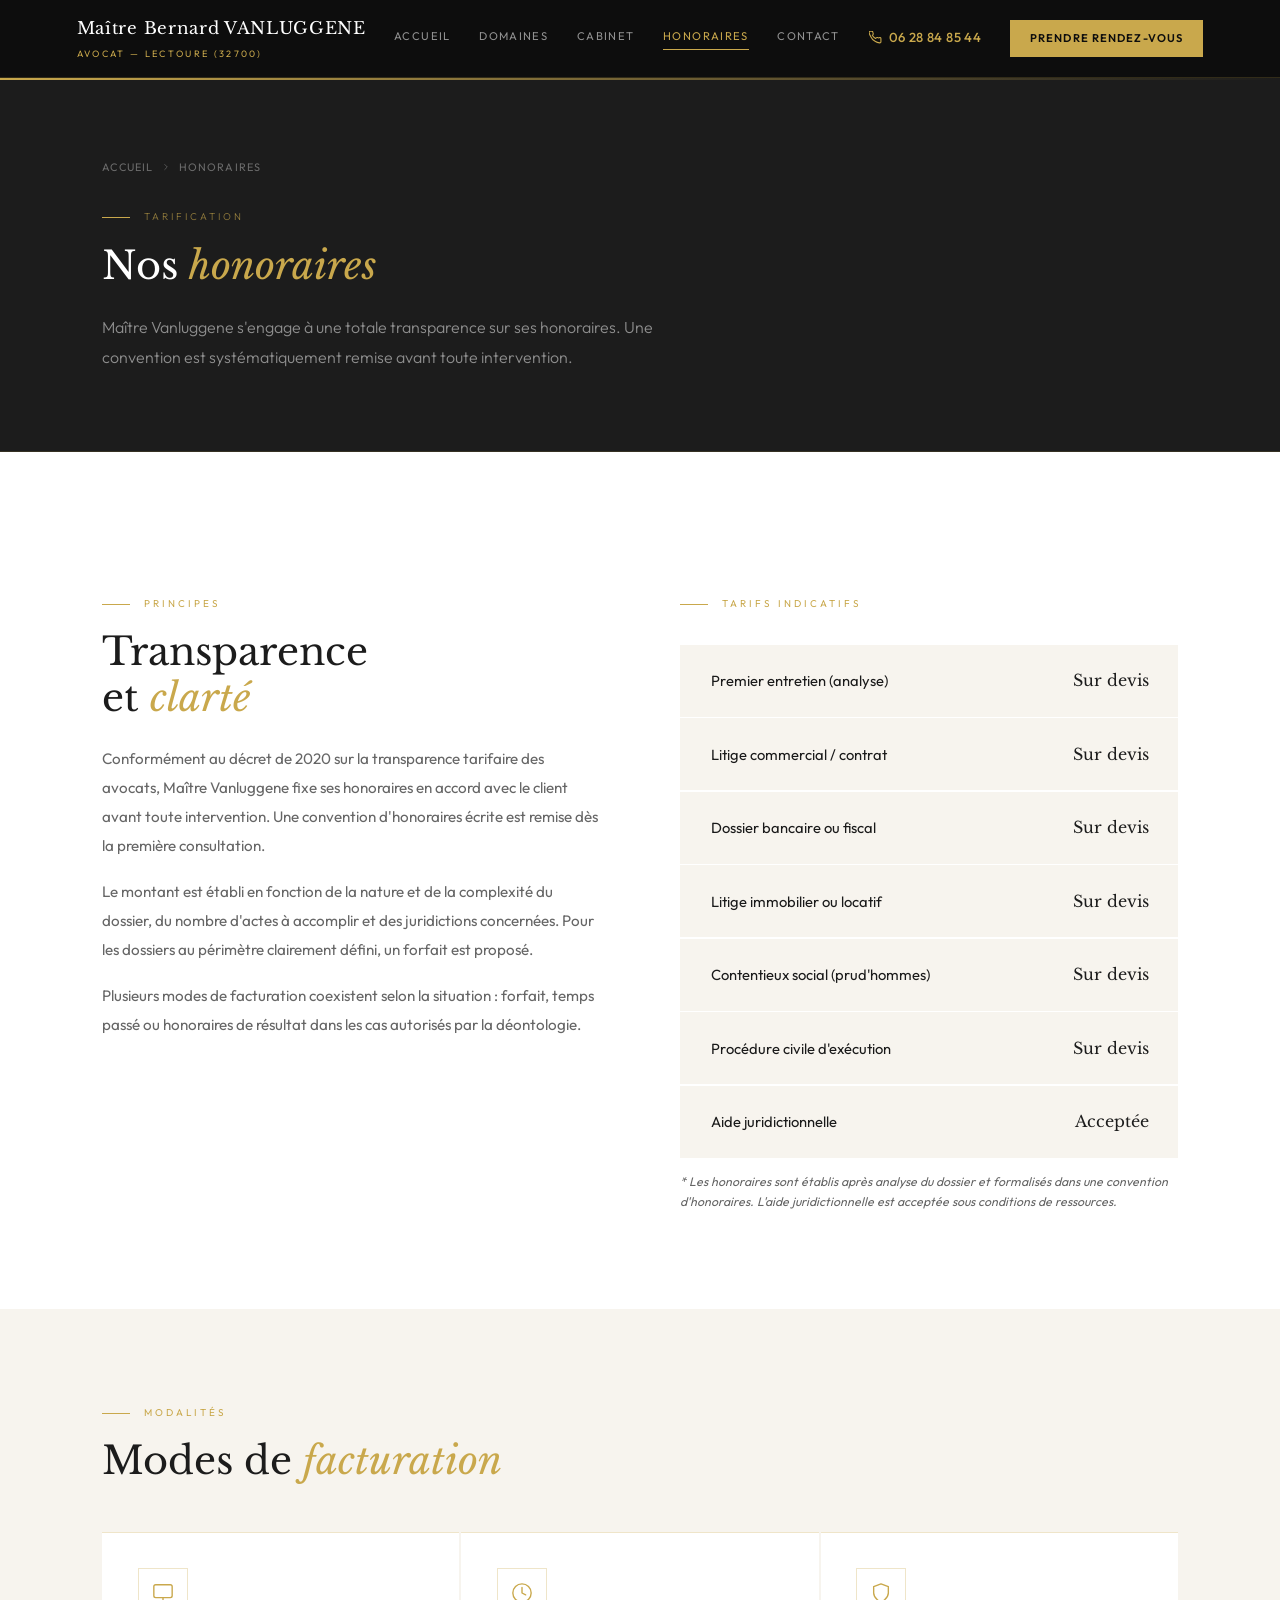
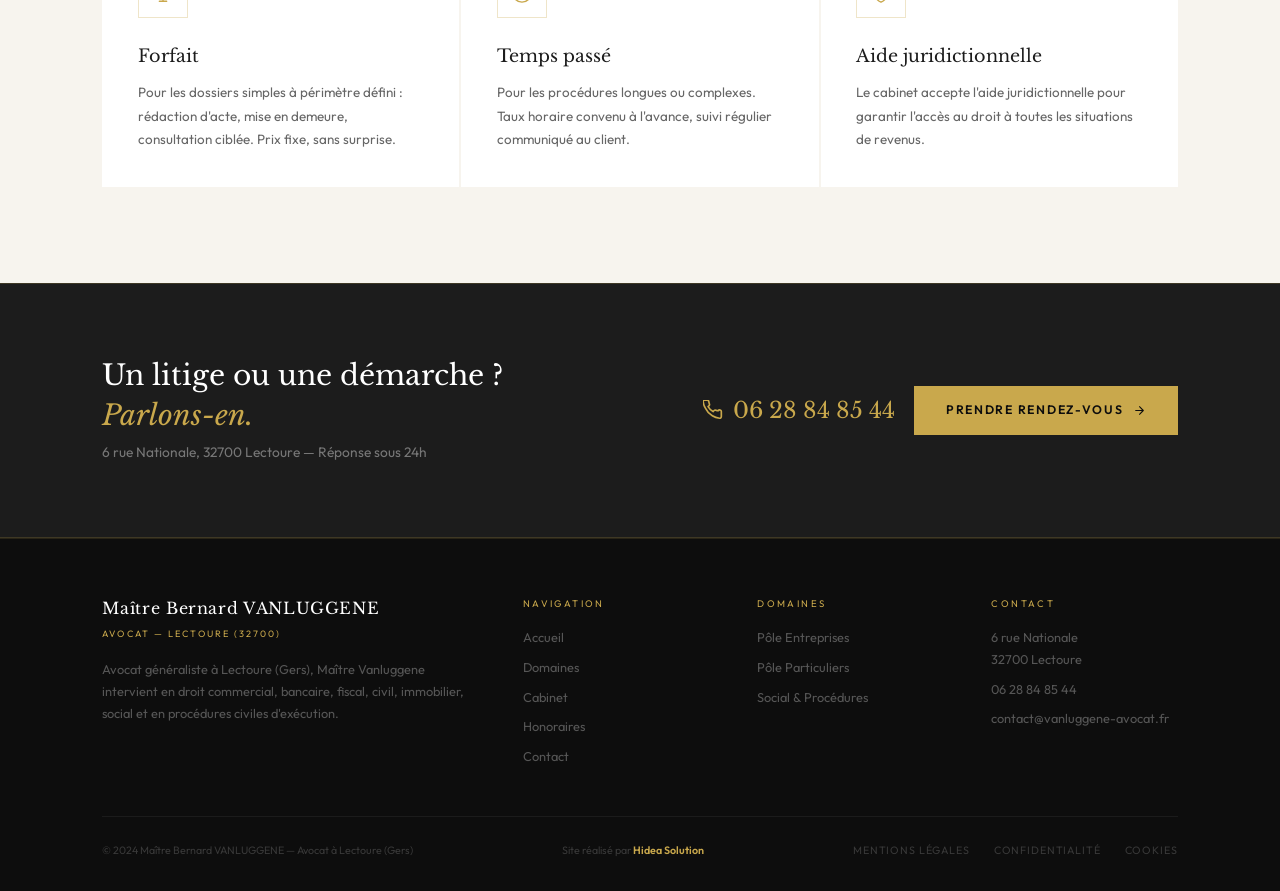
<file: honoraires.html>
<!DOCTYPE html>
<html lang="fr">
<head>
<meta charset="UTF-8"><meta name="viewport" content="width=device-width, initial-scale=1.0">
<title>Honoraires — Maître Bernard VANLUGGENE, Avocat Lectoure</title>
<meta name="description" content="Honoraires transparents de Maître Bernard VANLUGGENE, avocat à Lectoure (32700 Gers). Convention d'honoraires systématique.">
<link rel="stylesheet" href="style.css">
<style>
.hon-grid { display: grid; grid-template-columns: 1fr 1fr; gap: 5rem; align-items: start; margin-top: 3rem; }
.hon-txt { color: var(--doux); line-height: 1.9; margin-bottom: 1.1rem; font-size: .95rem; }
.hon-list { display: flex; flex-direction: column; gap: 1.5px; margin-top: 2rem; }
.hon-item { background: var(--creme); padding: 1.4rem 1.8rem; display: flex; justify-content: space-between; align-items: center; border-left: 2px solid transparent; transition: border-color .2s; gap: 1rem; }
.hon-item:hover { border-left-color: var(--or); }
.hon-n { font-weight: 400; font-size: .92rem; }
.hon-p { font-family: var(--fd); font-size: 1rem; color: var(--anthracite); font-weight: 400; white-space: nowrap; }
.hon-note { font-size: .77rem; color: var(--doux); margin-top: .9rem; font-style: italic; line-height: 1.65; }
.modes-g { display: grid; grid-template-columns: repeat(3,1fr); gap: 2px; margin-top: 3rem; }
.mc { background: var(--blanc); padding: 2.2rem; border-top: 1px solid rgba(201,168,76,.3); transition: border-color .25s; }
.mc:hover { border-top-color: var(--or); }
.mc h3 { font-family: var(--fd); font-size: 1.1rem; color: var(--anthracite); margin: 1rem 0 .6rem; font-weight: 400; }
.mc p { font-size: .84rem; color: var(--doux); line-height: 1.75; }
@media(max-width:1040px){ .hon-grid{grid-template-columns:1fr;} .modes-g{grid-template-columns:1fr 1fr;} }
@media(max-width:640px){ .modes-g{grid-template-columns:1fr;} }
</style>
</head><body>
<header>
  <a href="index.html" class="logo"><span class="logo-t">Maître Bernard VANLUGGENE</span><span class="logo-s">Avocat — Lectoure (32700)</span></a>
  <button class="burger" id="burger-btn" aria-label="Ouvrir le menu" aria-expanded="false"><span></span><span></span><span></span></button>
  <nav id="nav"><a href="index.html" >Accueil</a>
    <a href="domaines.html" >Domaines</a>
    <a href="cabinet.html" >Cabinet</a>
    <a href="honoraires.html" class='active'>Honoraires</a>
    <a href="contact.html" >Contact</a>
    <a href="tel:+33628848544" class="nav-tel"><svg viewBox="0 0 24 24" fill="none" stroke-width="2" stroke-linecap="round" stroke-linejoin="round"><path d="M22 16.92v3a2 2 0 01-2.18 2 19.79 19.79 0 01-8.63-3.07A19.5 19.5 0 013.07 10a19.79 19.79 0 01-3.07-8.67A2 2 0 012 .18h3a2 2 0 012 1.72 12.84 12.84 0 00.7 2.81 2 2 0 01-.45 2.11L6.09 7.91a16 16 0 006 6l1.27-1.27a2 2 0 012.11-.45 12.84 12.84 0 002.81.7A2 2 0 0122 14v2.92z"/></svg>06 28 84 85 44</a>
    <a href="contact.html" class="nav-cta">Prendre rendez-vous</a>
  </nav>
</header>
<div class="page-hero"><div class="breadcrumb"><a href="index.html">Accueil</a><svg viewBox="0 0 24 24" fill="none" stroke-width="2" stroke-linecap="round" stroke-linejoin="round"><polyline points="9 18 15 12 9 6"/></svg><span>Honoraires</span></div><p class="s-lbl">Tarification</p><h1 class="s-t">Nos <em>honoraires</em></h1><p>Maître Vanluggene s'engage à une totale transparence sur ses honoraires. Une convention est systématiquement remise avant toute intervention.</p></div>
<section>
  <div class="hon-grid">
    <div class="reveal">
      <p class="s-lbl">Principes</p>
      <h2 class="s-t">Transparence<br>et <em>clarté</em></h2>
      <p class="hon-txt">Conformément au décret de 2020 sur la transparence tarifaire des avocats, Maître Vanluggene fixe ses honoraires en accord avec le client avant toute intervention. Une convention d'honoraires écrite est remise dès la première consultation.</p>
      <p class="hon-txt">Le montant est établi en fonction de la nature et de la complexité du dossier, du nombre d'actes à accomplir et des juridictions concernées. Pour les dossiers au périmètre clairement défini, un forfait est proposé.</p>
      <p class="hon-txt">Plusieurs modes de facturation coexistent selon la situation : forfait, temps passé ou honoraires de résultat dans les cas autorisés par la déontologie.</p>
    </div>
    <div class="reveal">
      <p class="s-lbl" style="margin-top:0">Tarifs indicatifs</p>
      <div class="hon-list">
        <div class="hon-item"><span class="hon-n">Premier entretien (analyse)</span><span class="hon-p">Sur devis</span></div>
        <div class="hon-item"><span class="hon-n">Litige commercial / contrat</span><span class="hon-p">Sur devis</span></div>
        <div class="hon-item"><span class="hon-n">Dossier bancaire ou fiscal</span><span class="hon-p">Sur devis</span></div>
        <div class="hon-item"><span class="hon-n">Litige immobilier ou locatif</span><span class="hon-p">Sur devis</span></div>
        <div class="hon-item"><span class="hon-n">Contentieux social (prud'hommes)</span><span class="hon-p">Sur devis</span></div>
        <div class="hon-item"><span class="hon-n">Procédure civile d'exécution</span><span class="hon-p">Sur devis</span></div>
        <div class="hon-item"><span class="hon-n">Aide juridictionnelle</span><span class="hon-p">Acceptée</span></div>
      </div>
      <p class="hon-note">* Les honoraires sont établis après analyse du dossier et formalisés dans une convention d'honoraires. L'aide juridictionnelle est acceptée sous conditions de ressources.</p>
    </div>
  </div>
</section>
<section style="background:var(--creme)">
  <p class="s-lbl">Modalités</p>
  <h2 class="s-t">Modes de <em>facturation</em></h2>
  <div class="modes-g">
    <div class="mc reveal"><div class="ic-box"><svg viewBox="0 0 24 24"><rect x="2" y="3" width="20" height="14" rx="2"/><line x1="8" y1="21" x2="16" y2="21"/><line x1="12" y1="17" x2="12" y2="21"/></svg></div><h3>Forfait</h3><p>Pour les dossiers simples à périmètre défini : rédaction d'acte, mise en demeure, consultation ciblée. Prix fixe, sans surprise.</p></div>
    <div class="mc reveal"><div class="ic-box"><svg viewBox="0 0 24 24"><circle cx="12" cy="12" r="10"/><polyline points="12 6 12 12 16 14"/></svg></div><h3>Temps passé</h3><p>Pour les procédures longues ou complexes. Taux horaire convenu à l'avance, suivi régulier communiqué au client.</p></div>
    <div class="mc reveal"><div class="ic-box"><svg viewBox="0 0 24 24"><path d="M12 22s8-4 8-10V5l-8-3-8 3v7c0 6 8 10 8 10z"/></svg></div><h3>Aide juridictionnelle</h3><p>Le cabinet accepte l'aide juridictionnelle pour garantir l'accès au droit à toutes les situations de revenus.</p></div>
  </div>
</section>
<div class="cta-band"><div><p class="cta-band-t">Un litige ou une démarche ?<br><em>Parlons-en.</em></p><p class="cta-band-sub">6 rue Nationale, 32700 Lectoure — Réponse sous 24h</p></div><div class="cta-band-a"><a href="tel:+33628848544" class="tel-big"><svg viewBox="0 0 24 24" fill="none" stroke-width="2" stroke-linecap="round" stroke-linejoin="round"><path d="M22 16.92v3a2 2 0 01-2.18 2 19.79 19.79 0 01-8.63-3.07A19.5 19.5 0 013.07 10a19.79 19.79 0 01-3.07-8.67A2 2 0 012 .18h3a2 2 0 012 1.72 12.84 12.84 0 00.7 2.81 2 2 0 01-.45 2.11L6.09 7.91a16 16 0 006 6l1.27-1.27a2 2 0 012.11-.45 12.84 12.84 0 002.81.7A2 2 0 0122 14v2.92z"/></svg>06 28 84 85 44</a><a href="contact.html" class="btn-or">Prendre rendez-vous <svg viewBox="0 0 24 24" fill="none" stroke-width="2" stroke-linecap="round" stroke-linejoin="round"><path d="M5 12h14M12 5l7 7-7 7"/></svg></a></div></div>
<footer>
  <div class="footer-top">
    <div class="footer-brand"><span class="logo-t">Maître Bernard VANLUGGENE</span><span class="logo-s">Avocat — Lectoure (32700)</span><p>Avocat généraliste à Lectoure (Gers), Maître Vanluggene intervient en droit commercial, bancaire, fiscal, civil, immobilier, social et en procédures civiles d'exécution.</p></div>
    <div class="footer-col"><h4>Navigation</h4><a href="index.html">Accueil</a><a href="domaines.html">Domaines</a><a href="cabinet.html">Cabinet</a><a href="honoraires.html">Honoraires</a><a href="contact.html">Contact</a></div>
    <div class="footer-col"><h4>Domaines</h4><a href="domaines.html#entreprises">Pôle Entreprises</a><a href="domaines.html#particuliers">Pôle Particuliers</a><a href="domaines.html#procedures">Social &amp; Procédures</a></div>
    <div class="footer-col"><h4>Contact</h4><p>6 rue Nationale<br>32700 Lectoure</p><a href="tel:+33628848544">06 28 84 85 44</a><a href="mailto:contact@vanluggene-avocat.fr">contact@vanluggene-avocat.fr</a></div>
  </div>
  <div class="footer-bottom">
    <div class="footer-copy">© 2024 Maître Bernard VANLUGGENE — Avocat à Lectoure (Gers)</div>
    <div class="footer-powered">Site réalisé par <a href="https://www.hidea-solution.fr" target="_blank" rel="noopener">Hidea Solution</a></div>
    <div class="footer-legal"><a href="#">Mentions légales</a><a href="#">Confidentialité</a><a href="#">Cookies</a></div>
  </div>
</footer><script src="main.js"></script>
</body></html>
</file>
<file: style.css>
@import url('https://fonts.googleapis.com/css2?family=Libre+Baskerville:ital,wght@0,400;0,700;1,400&family=Outfit:wght@300;400;500;600&display=swap');

:root {
  --noir:        #0D0D0D;
  --anthracite:  #1C1C1C;
  --gris-dk:     #2A2A2A;
  --gris-md:     #3D3D3D;
  --gris-clair:  #8A8A8A;
  --or:          #C9A84C;
  --or-light:    #E2C47A;
  --or-pale:     rgba(201,168,76,.1);
  --blanc:       #FFFFFF;
  --creme:       #F7F4EE;
  --texte:       #1A1A1A;
  --doux:        #666666;
  --bordure:     #E8E4DC;
  --fd: 'Libre Baskerville', Georgia, serif;
  --fb: 'Outfit', system-ui, sans-serif;
}

*, *::before, *::after { box-sizing: border-box; margin: 0; padding: 0; }
html { scroll-behavior: smooth; }
body { font-family: var(--fb); color: var(--texte); background: var(--blanc); font-size: 16px; line-height: 1.7; overflow-x: hidden; }
img { display: block; max-width: 100%; }

/* HEADER */
header {
  position: sticky; top: 0; z-index: 200;
  background: var(--noir);
  display: flex; align-items: center; justify-content: space-between;
  padding: 0 6%; height: 78px;
  border-bottom: 1px solid rgba(201,168,76,.2);
}
.logo { text-decoration: none; display: flex; flex-direction: column; gap: 3px; }
.logo-t { font-family: var(--fd); font-size: 1.05rem; color: var(--blanc); letter-spacing: .04em; }
.logo-s { font-size: .58rem; color: var(--or); letter-spacing: .25em; text-transform: uppercase; font-weight: 400; }

nav { display: flex; align-items: center; gap: 1.8rem; }
nav a { font-size: .7rem; letter-spacing: .12em; text-transform: uppercase; color: rgba(255,255,255,.55); text-decoration: none; padding-bottom: 2px; border-bottom: 1px solid transparent; transition: color .2s, border-color .2s; font-weight: 400; }
nav a:hover, nav a.active { color: var(--or); border-bottom-color: var(--or); }
.nav-tel { display: flex !important; align-items: center; gap: 7px; color: var(--or) !important; font-weight: 500 !important; font-size: .82rem !important; letter-spacing: .03em !important; text-transform: none !important; border: none !important; }
.nav-tel svg { width: 13px; height: 13px; stroke: var(--or); fill: none; stroke-width: 2; stroke-linecap: round; stroke-linejoin: round; }
.nav-cta { background: var(--or) !important; color: var(--noir) !important; padding: 9px 20px; font-weight: 600 !important; border-bottom: none !important; transition: background .2s !important; letter-spacing: .1em !important; }
.nav-cta:hover { background: var(--or-light) !important; color: var(--noir) !important; }

/* HERO */
.hero { position: relative; min-height: calc(100vh - 78px); display: flex; align-items: center; overflow: hidden; }
.hero-bg { position: absolute; inset: 0; z-index: 0; background-size: cover; background-position: center 40%; }
.hero-overlay { position: absolute; inset: 0; z-index: 1; background: linear-gradient(105deg, rgba(13,13,13,.95) 45%, rgba(13,13,13,.7) 70%, rgba(13,13,13,.35) 100%); }
.hero-inner { position: relative; z-index: 2; padding: 6rem 8%; max-width: 780px; }

.hero-ligne { display: flex; align-items: center; gap: 1rem; margin-bottom: 2rem; }
.hero-ligne-bar { width: 40px; height: 1px; background: var(--or); }
.hero-ligne-txt { font-size: .65rem; letter-spacing: .28em; text-transform: uppercase; color: var(--or); font-weight: 400; }

.hero h1 { font-family: var(--fd); font-size: clamp(2.4rem,4.5vw,4.2rem); color: var(--blanc); line-height: 1.18; margin-bottom: 1.5rem; font-weight: 400; }
.hero h1 em { font-style: italic; color: var(--or); }
.hero-sub { font-size: 1rem; color: rgba(255,255,255,.55); max-width: 520px; margin-bottom: 3rem; font-weight: 300; line-height: 1.9; }

.hero-specs { display: flex; flex-wrap: wrap; gap: .6rem; margin-bottom: 3rem; }
.spec-tag { border: 1px solid rgba(201,168,76,.3); color: rgba(255,255,255,.5); font-size: .62rem; letter-spacing: .12em; text-transform: uppercase; padding: 5px 12px; font-weight: 400; }

.hero-btns { display: flex; gap: 1rem; flex-wrap: wrap; }

/* BUTTONS */
.btn-or { background: var(--or); color: var(--noir); padding: 14px 32px; font-family: var(--fb); font-size: .77rem; font-weight: 600; letter-spacing: .14em; text-transform: uppercase; border: none; cursor: pointer; text-decoration: none; display: inline-flex; align-items: center; gap: 9px; transition: background .2s, transform .2s; }
.btn-or:hover { background: var(--or-light); transform: translateY(-1px); }
.btn-or svg { width: 13px; height: 13px; stroke: currentColor; fill: none; stroke-linecap: round; stroke-linejoin: round; stroke-width: 2; }

.btn-ghost-or { background: transparent; color: var(--or); padding: 13px 30px; font-family: var(--fb); font-size: .77rem; font-weight: 500; letter-spacing: .14em; text-transform: uppercase; border: 1px solid rgba(201,168,76,.5); text-decoration: none; display: inline-flex; align-items: center; gap: 9px; transition: all .2s; }
.btn-ghost-or:hover { background: var(--or); color: var(--noir); }
.btn-ghost-or svg { width: 13px; height: 13px; stroke: currentColor; fill: none; stroke-linecap: round; stroke-linejoin: round; stroke-width: 2; }

.btn-noir { background: var(--anthracite); color: var(--blanc); padding: 14px 32px; font-family: var(--fb); font-size: .77rem; font-weight: 500; letter-spacing: .14em; text-transform: uppercase; text-decoration: none; display: inline-flex; align-items: center; gap: 9px; transition: background .2s, transform .2s; border: none; cursor: pointer; }
.btn-noir:hover { background: var(--gris-dk); transform: translateY(-1px); }
.btn-noir svg { width: 13px; height: 13px; stroke: currentColor; fill: none; stroke-linecap: round; stroke-linejoin: round; stroke-width: 2; }

/* SECTIONS */
section { padding: 6rem 8%; }
.s-lbl { font-size: .62rem; letter-spacing: .3em; text-transform: uppercase; color: var(--or); margin-bottom: 1rem; display: flex; align-items: center; gap: 14px; font-weight: 400; }
.s-lbl::before { content: ''; display: block; width: 28px; height: 1px; background: var(--or); }
.s-t { font-family: var(--fd); font-size: clamp(1.8rem,3vw,2.8rem); line-height: 1.2; color: var(--anthracite); margin-bottom: 1.5rem; font-weight: 400; }
.s-t em { font-style: italic; color: var(--or); }
.s-t-blanc { color: var(--blanc); }

.ic-box { width: 50px; height: 50px; border: 1px solid rgba(201,168,76,.3); display: flex; align-items: center; justify-content: center; margin-bottom: 1.5rem; transition: all .25s; }
.ic-box svg { width: 22px; height: 22px; stroke: var(--or); stroke-width: 1.5; fill: none; stroke-linecap: round; stroke-linejoin: round; }

/* CTA BAND */
.cta-band { background: var(--anthracite); padding: 4.5rem 8%; display: flex; align-items: center; justify-content: space-between; gap: 2rem; flex-wrap: wrap; border-top: 1px solid rgba(201,168,76,.2); border-bottom: 1px solid rgba(201,168,76,.2); }
.cta-band-t { font-family: var(--fd); font-size: clamp(1.5rem,2.2vw,2rem); color: var(--blanc); line-height: 1.4; font-weight: 400; }
.cta-band-t em { font-style: italic; color: var(--or); }
.cta-band-sub { font-size: .86rem; color: rgba(255,255,255,.4); margin-top: .4rem; }
.cta-band-a { display: flex; gap: 1.2rem; align-items: center; flex-wrap: wrap; }
.tel-big { font-family: var(--fd); font-size: 1.4rem; color: var(--or); text-decoration: none; font-weight: 400; display: flex; align-items: center; gap: 10px; }
.tel-big svg { width: 20px; height: 20px; stroke: var(--or); fill: none; stroke-linecap: round; stroke-linejoin: round; stroke-width: 2; }
.tel-big:hover { color: var(--or-light); }

/* PAGE HERO */
.page-hero { background: var(--anthracite); padding: 5rem 8%; position: relative; overflow: hidden; }
.page-hero::before { content: ''; position: absolute; top: 0; left: 0; right: 0; height: 2px; background: linear-gradient(90deg, var(--or), transparent); }
.page-hero::after { content: ''; position: absolute; bottom: 0; left: 0; right: 0; height: 1px; background: rgba(201,168,76,.15); }
.page-hero .s-lbl { color: rgba(201,168,76,.7); }
.page-hero .s-t { color: var(--blanc); }
.page-hero p { color: rgba(255,255,255,.5); max-width: 600px; margin-top: 1rem; line-height: 1.85; font-weight: 300; }

.breadcrumb { display: flex; align-items: center; gap: 8px; font-size: .68rem; color: rgba(255,255,255,.35); margin-bottom: 2rem; text-transform: uppercase; letter-spacing: .1em; }
.breadcrumb a { color: rgba(255,255,255,.35); text-decoration: none; transition: color .2s; }
.breadcrumb a:hover { color: var(--or); }
.breadcrumb svg { width: 10px; height: 10px; stroke: rgba(255,255,255,.3); fill: none; stroke-linecap: round; stroke-linejoin: round; stroke-width: 2; }

.reveal { opacity: 0; transform: translateY(20px); transition: opacity .5s ease, transform .5s ease; }
.reveal.visible { opacity: 1; transform: translateY(0); }

/* FOOTER */
footer { background: var(--noir); padding: 3.5rem 8% 2rem; border-top: 1px solid rgba(201,168,76,.15); }
.footer-top { display: grid; grid-template-columns: 2fr 1fr 1fr 1fr; gap: 3rem; padding-bottom: 2.5rem; border-bottom: 1px solid rgba(255,255,255,.06); }
.footer-brand .logo-t { font-family: var(--fd); font-size: 1rem; color: var(--blanc); }
.footer-brand .logo-s { font-size: .58rem; color: var(--or); letter-spacing: .22em; text-transform: uppercase; margin-top: 4px; display: block; }
.footer-brand p { font-size: .8rem; color: rgba(255,255,255,.3); margin-top: 1rem; line-height: 1.75; }
.footer-col h4 { font-size: .6rem; text-transform: uppercase; letter-spacing: .25em; color: var(--or); margin-bottom: 1rem; font-weight: 400; }
.footer-col a, .footer-col p { display: block; font-size: .8rem; color: rgba(255,255,255,.3); text-decoration: none; margin-bottom: .5rem; transition: color .2s; }
.footer-col a:hover { color: var(--or); }
.footer-bottom { display: flex; align-items: center; justify-content: space-between; padding-top: 1.5rem; flex-wrap: wrap; gap: 1rem; }
.footer-copy { font-size: .67rem; color: rgba(255,255,255,.18); }
.footer-powered { font-size: .67rem; color: rgba(255,255,255,.18); }
.footer-powered a { color: var(--or); text-decoration: none; font-weight: 600; transition: color .2s; }
.footer-powered a:hover { color: var(--or-light); }
.footer-legal { display: flex; gap: 1.5rem; flex-wrap: wrap; }
.footer-legal a { font-size: .67rem; color: rgba(255,255,255,.18); text-decoration: none; text-transform: uppercase; letter-spacing: .08em; transition: color .2s; }
.footer-legal a:hover { color: var(--or); }

/* BURGER */
.burger { display: none; flex-direction: column; gap: 5px; cursor: pointer; padding: 8px; background: none; border: none; outline: none; z-index: 201; position: relative; }
.burger span { width: 24px; height: 1px; background: rgba(255,255,255,.7); display: block; transition: all .3s; }

@media (max-width: 1040px) {
  .burger { display: flex; }
  nav { display: none; position: absolute; top: 78px; left: 0; right: 0; background: var(--noir); flex-direction: column; padding: 1.5rem 6%; gap: 1.2rem; border-top: 1px solid rgba(201,168,76,.15); z-index: 9999; box-shadow: 0 8px 32px rgba(0,0,0,.5); }
  nav.open { display: flex; }
  .footer-top { grid-template-columns: 1fr 1fr; gap: 2rem; }
  section { padding: 4rem 5%; }
  .page-hero { padding: 4rem 5%; }
  .cta-band { flex-direction: column; align-items: flex-start; padding: 3rem 5%; }
  header { padding: 0 5%; }
}
@media (max-width: 640px) {
  .footer-top { grid-template-columns: 1fr; }
  .footer-bottom { flex-direction: column; align-items: flex-start; }
}
</file>
